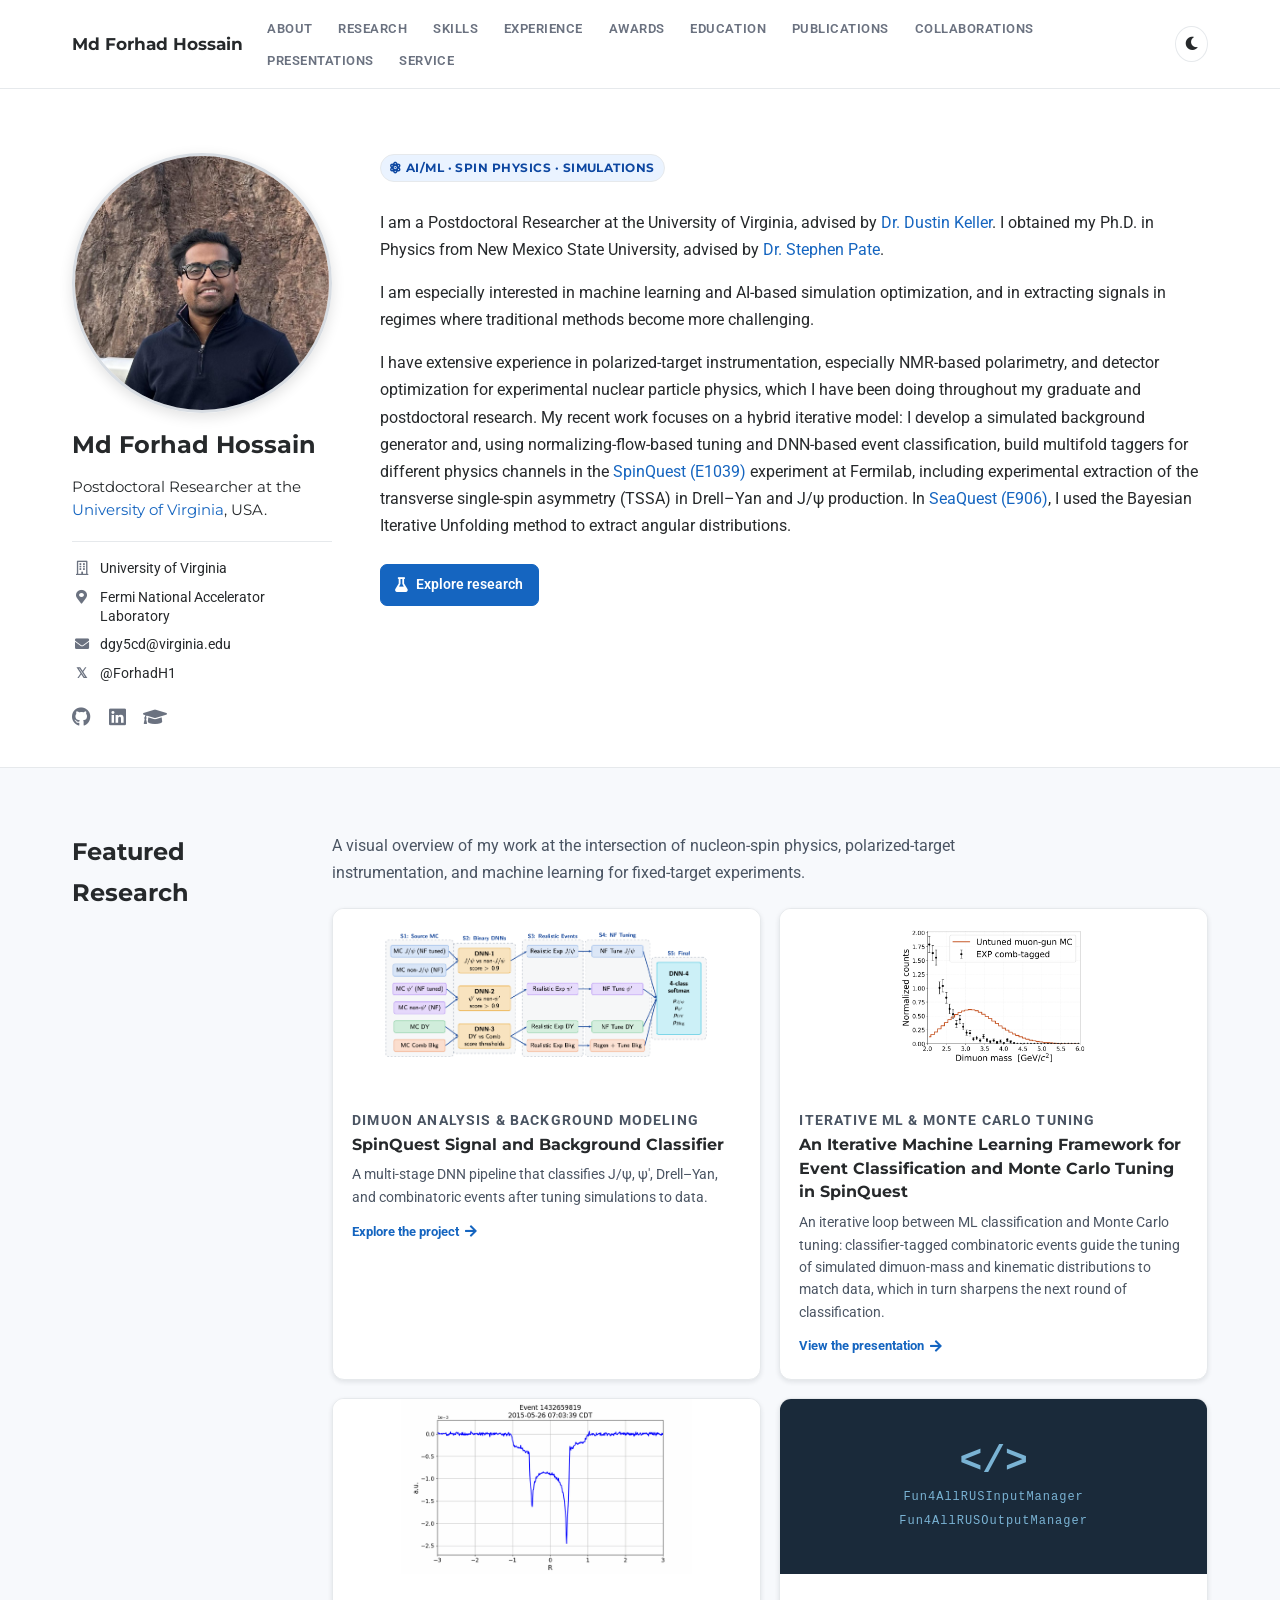
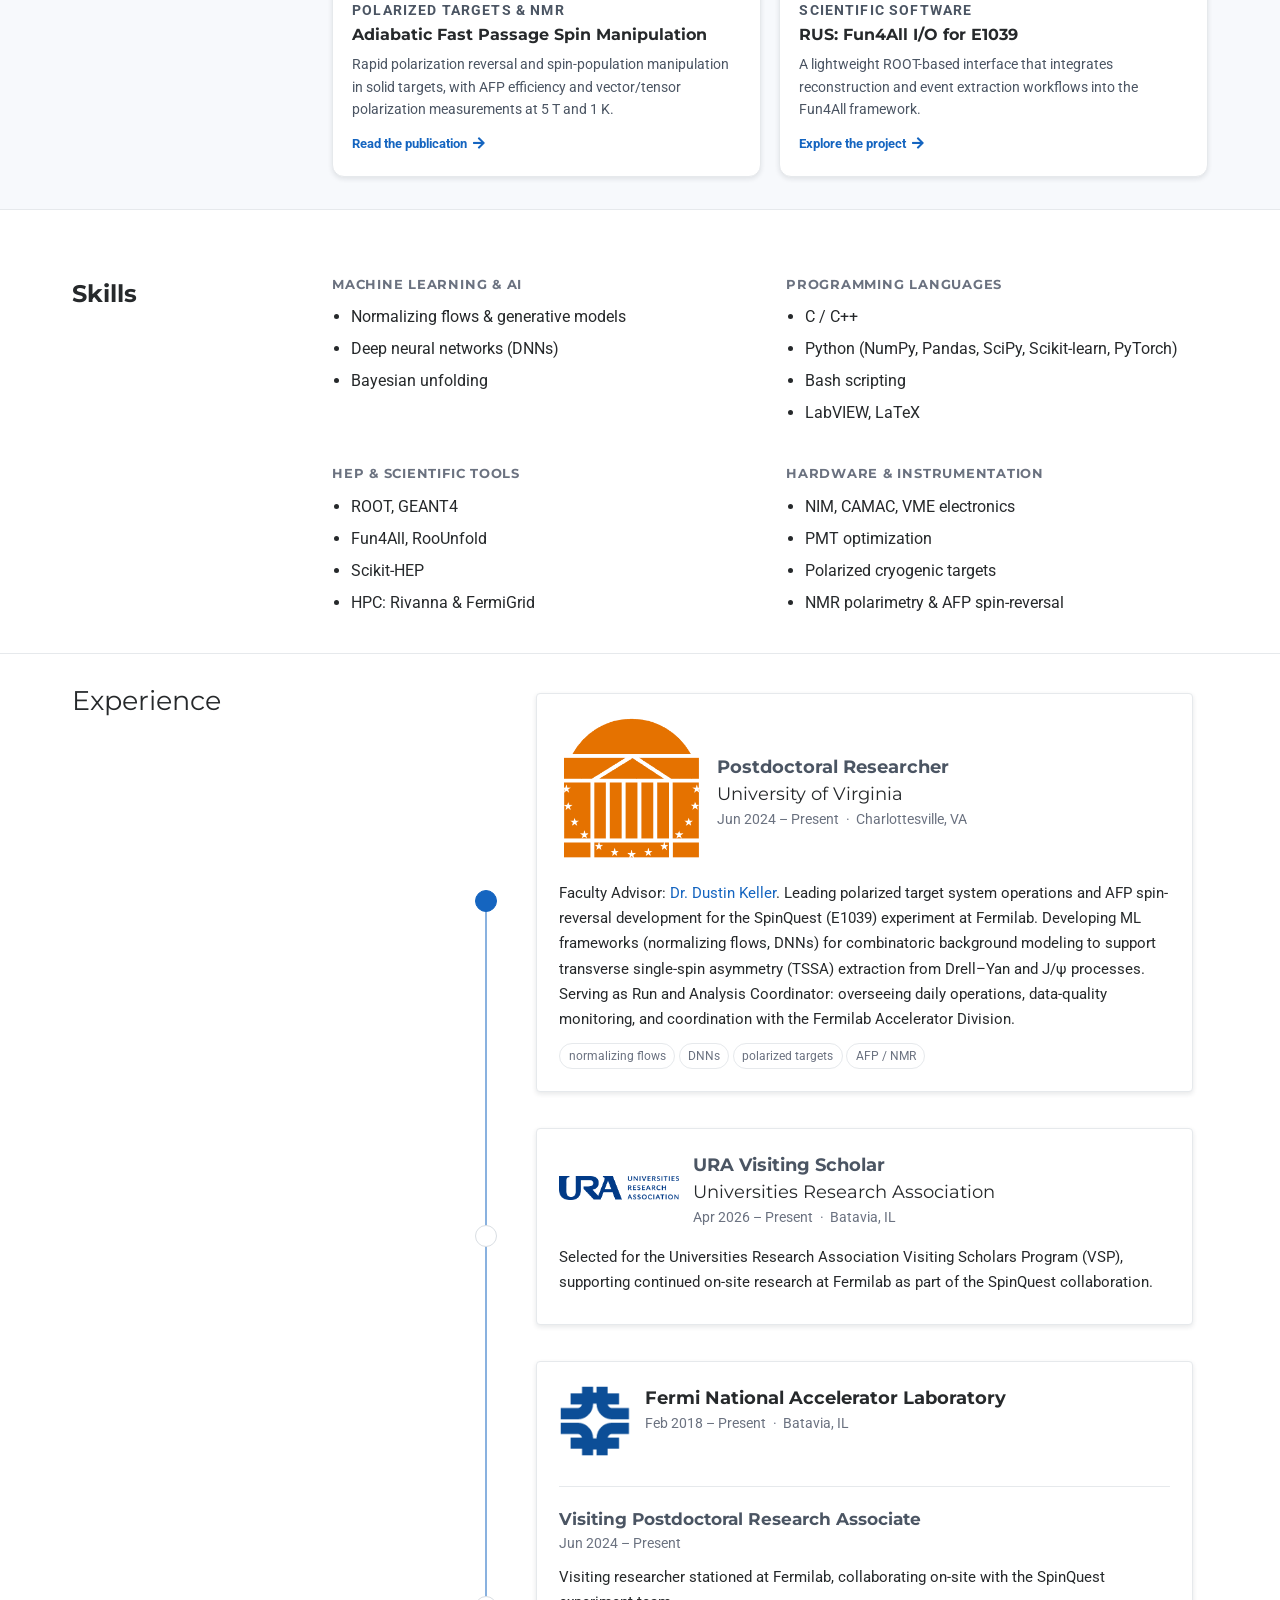
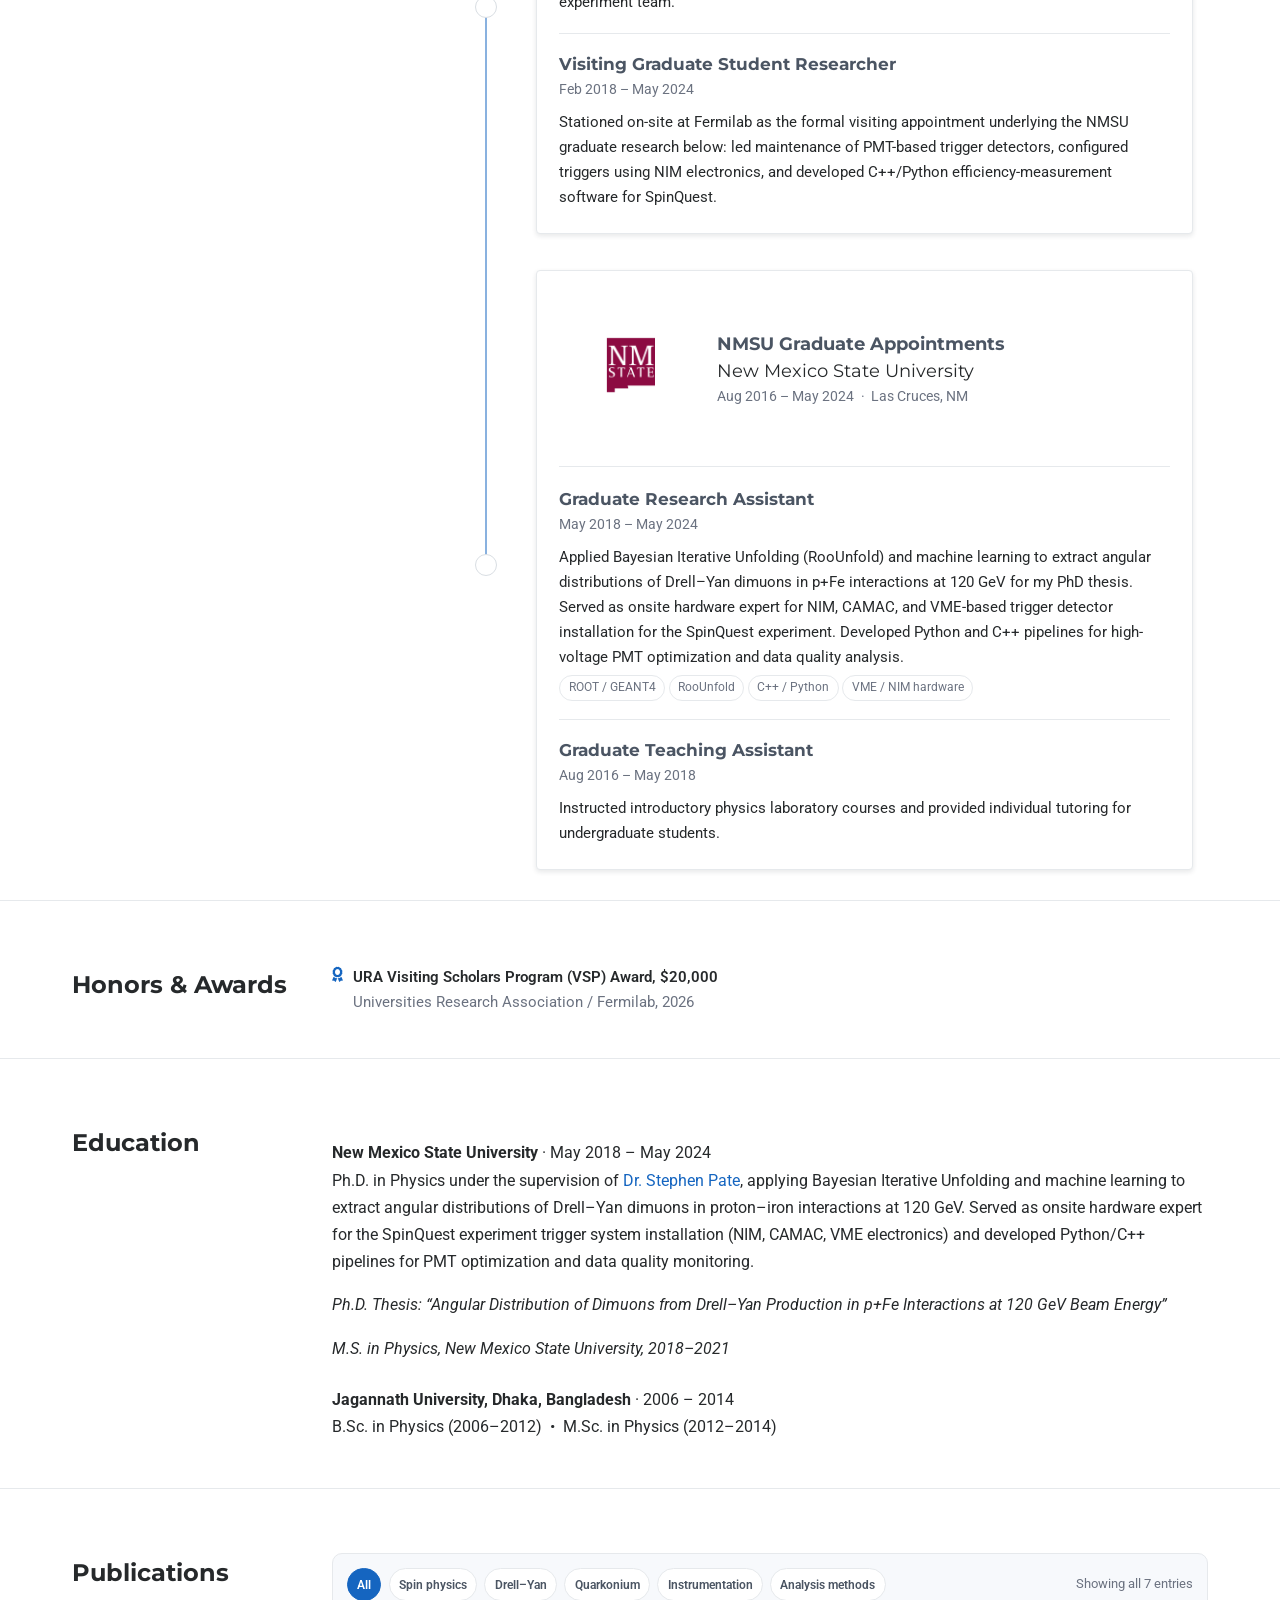
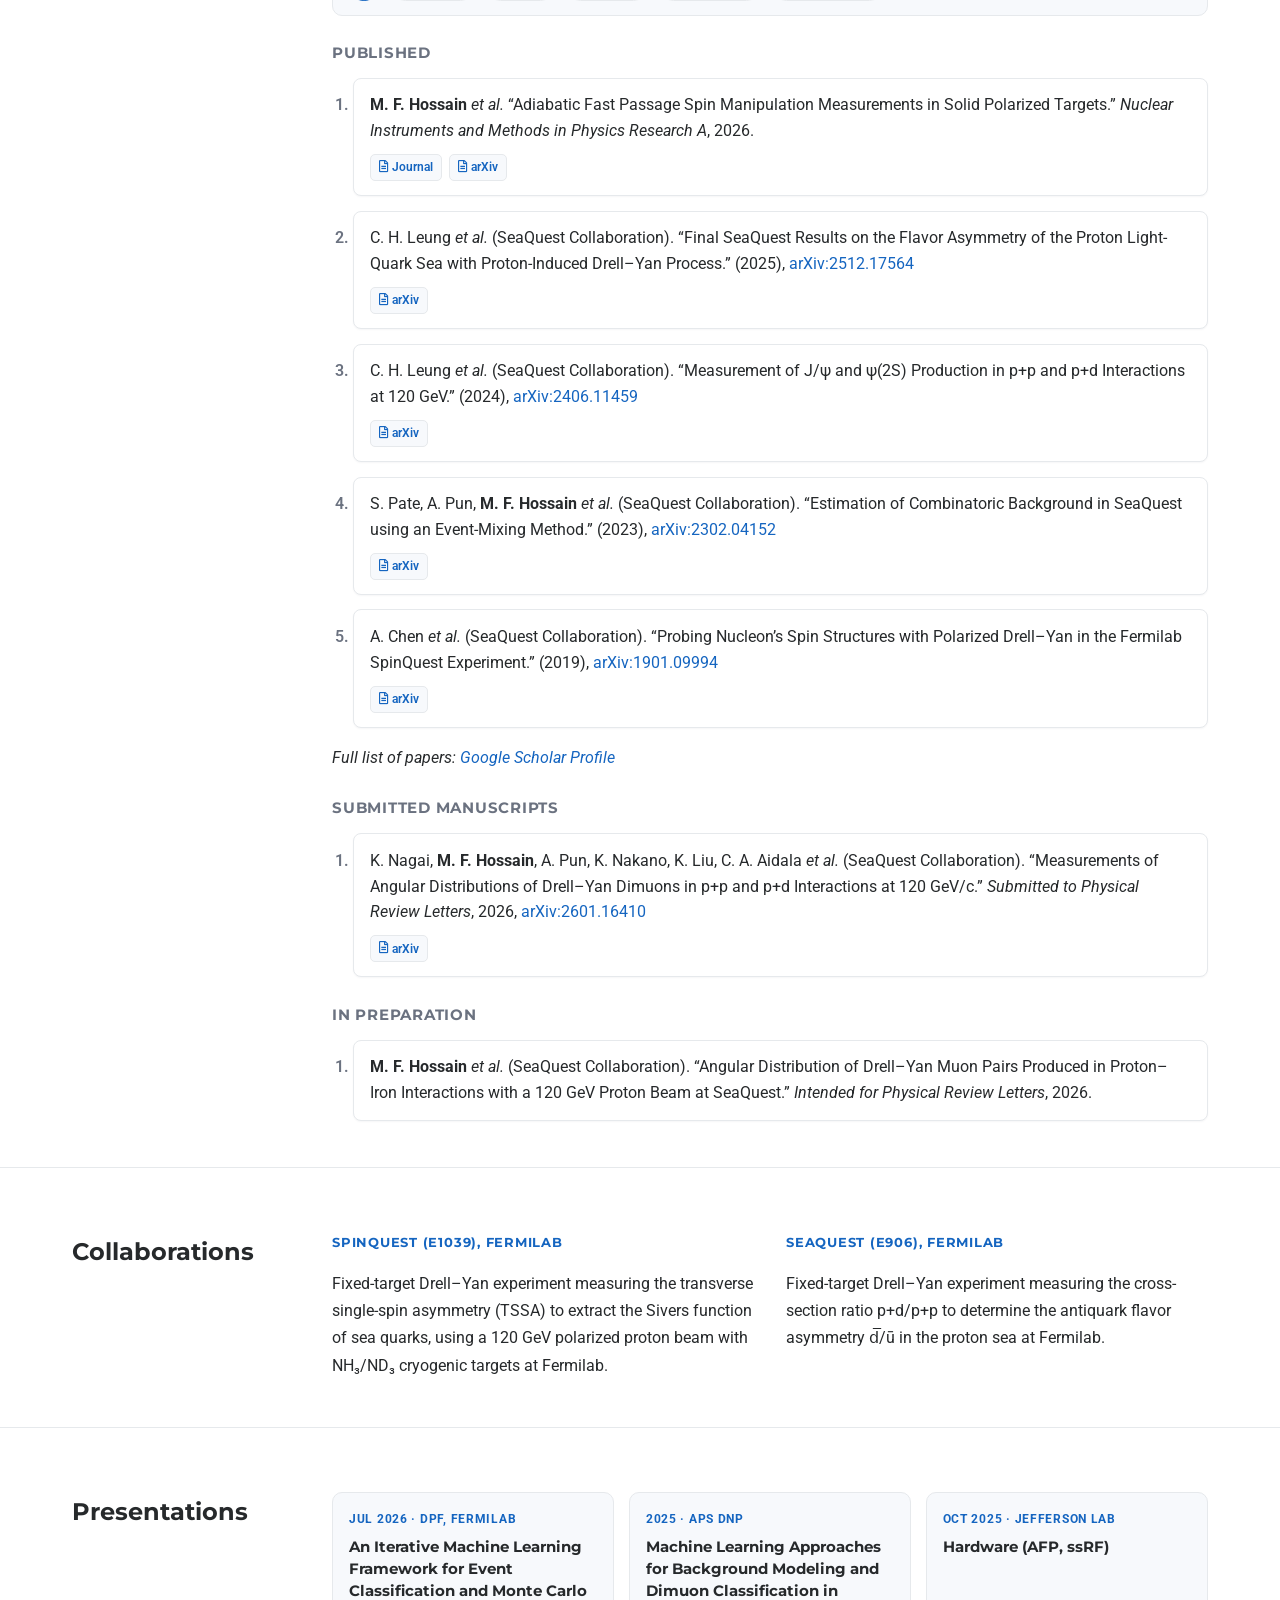
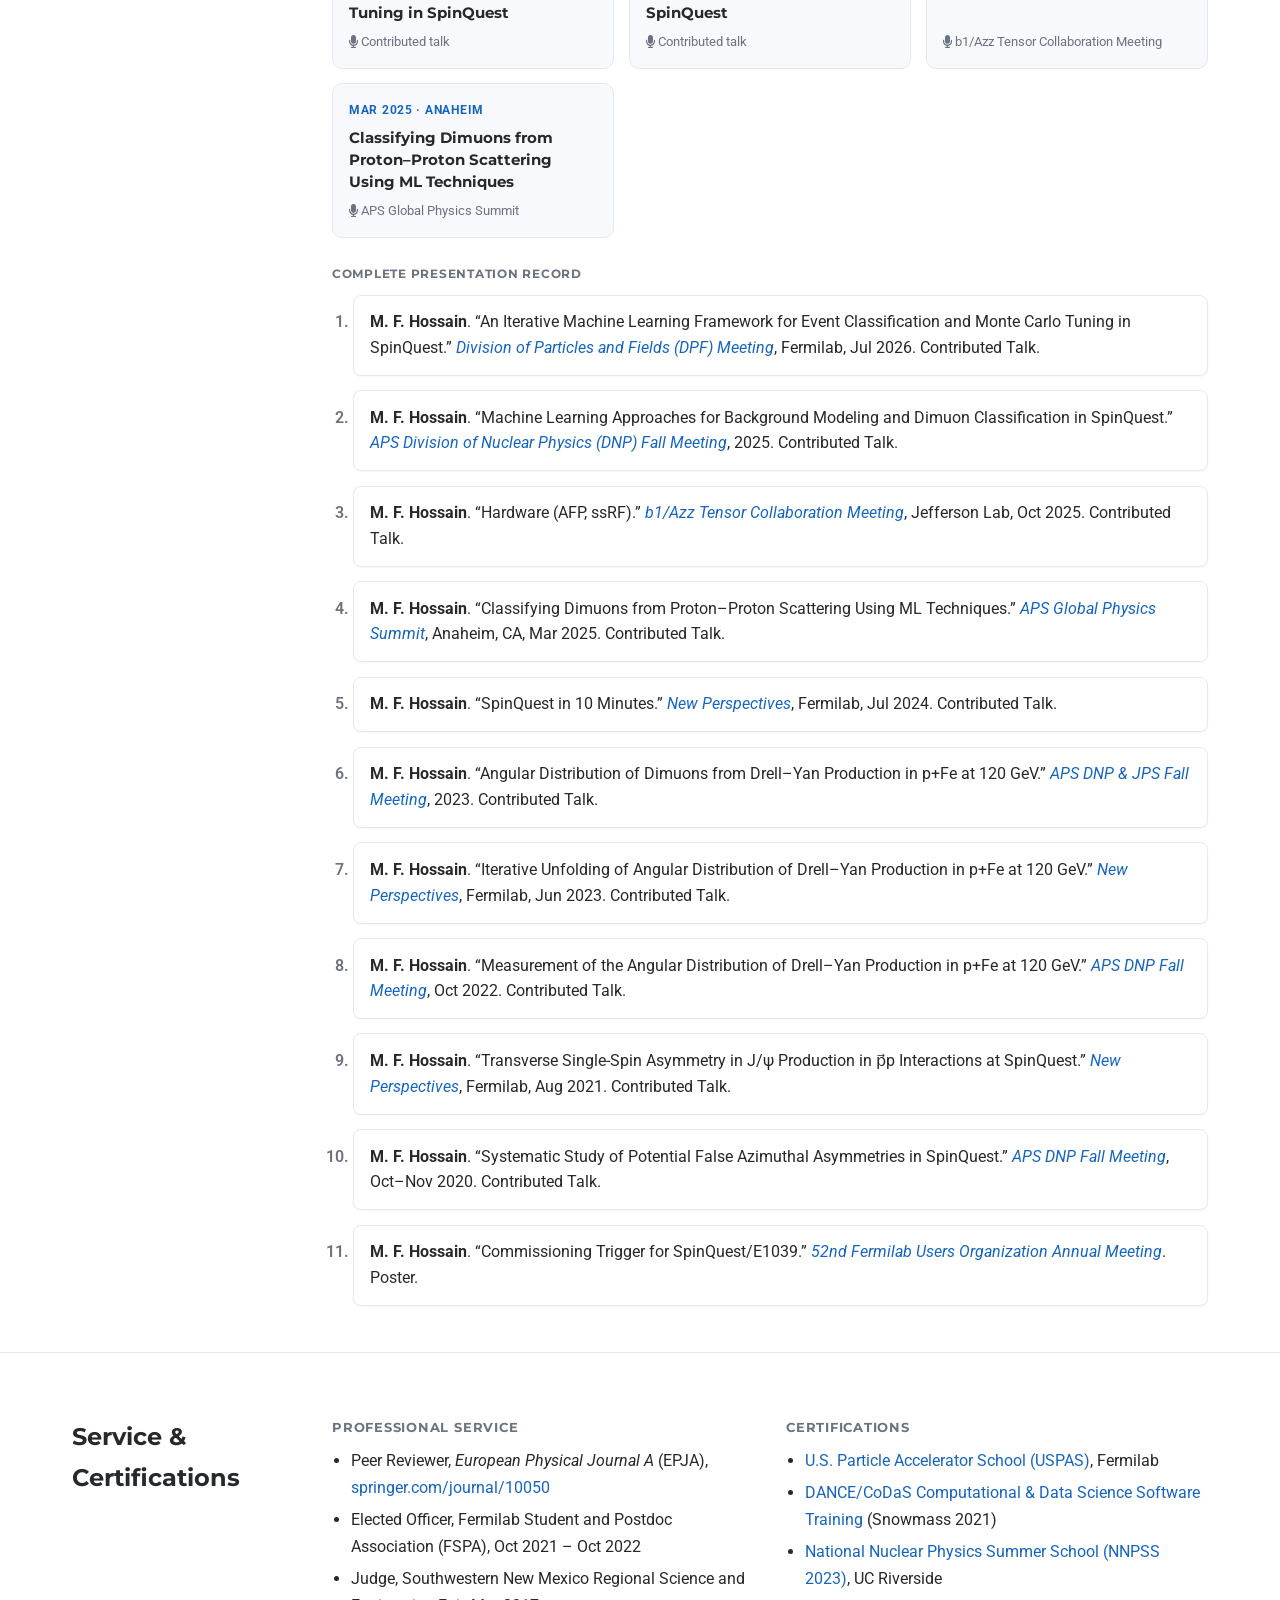
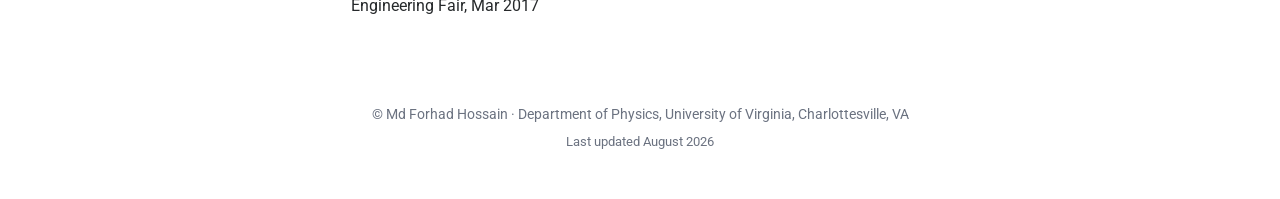
<file: index.html>
<!doctype html>
<html lang="en">
<head>
	<meta charset="utf-8" />
	<title>Md Forhad Hossain</title>
	<meta name="viewport" content="width=device-width, initial-scale=1" />
	<meta name="description" content="Md Forhad Hossain, Postdoctoral Researcher, University of Virginia" />
	<meta name="theme-color" content="#ffffff" />
	<link rel="stylesheet" href="assets/css/fontawesome-all.min.css" />
	<link rel="preconnect" href="https://fonts.gstatic.com" crossorigin />
	<link rel="stylesheet" href="https://fonts.googleapis.com/css2?family=Montserrat:wght@400;600;700&amp;family=Roboto:wght@400;500;700&amp;display=swap" />
	<script>
		(function () {
			try {
				var savedTheme = localStorage.getItem('portfolio-theme');
				if (savedTheme === 'dark') {
					document.documentElement.setAttribute('data-theme', 'dark');
				}
			} catch (error) {}
		})();
	</script>
	<style>
		:root {
			--accent: #1565c0;
			--accent-strong: #0d47a1;
			--accent-soft: #eaf3ff;
			--text: #26292b;
			--text-soft: #4b5563;
			--muted: #6b7280;
			--border: #e6e9ec;
			--bg: #ffffff;
			--surface: #ffffff;
			--surface-alt: #f7f9fc;
			--nav-bg: rgba(255, 255, 255, 0.96);
			--shadow: 0 12px 32px rgba(20, 30, 40, 0.09);
			--shadow-small: 0 2px 5px rgba(20, 30, 40, 0.1);
			--button-text: #ffffff;
			color-scheme: light;
		}
		html[data-theme="dark"] {
			--accent: #7db7ff;
			--accent-strong: #acd1ff;
			--accent-soft: #132b48;
			--text: #edf3fb;
			--text-soft: #c3cedb;
			--muted: #9eabb9;
			--border: #2b3745;
			--bg: #0c1219;
			--surface: #121b25;
			--surface-alt: #17222e;
			--nav-bg: rgba(12, 18, 25, 0.94);
			--shadow: 0 12px 34px rgba(0, 0, 0, 0.28);
			--shadow-small: 0 2px 7px rgba(0, 0, 0, 0.26);
			--button-text: #07111c;
			color-scheme: dark;
		}
		* { box-sizing: border-box; }
		html { scroll-behavior: smooth; }
		body {
			margin: 0;
			font-family: 'Roboto', Helvetica, Arial, sans-serif;
			color: var(--text);
			background: var(--bg);
			line-height: 1.7;
			font-size: 16px;
		}
		h1, h2, h3, .brand {
			font-family: 'Montserrat', Helvetica, Arial, sans-serif;
		}
		a { color: var(--accent); text-decoration: none; }
		a:hover { text-decoration: underline; }

		.container {
			max-width: 1200px;
			margin: 0 auto;
			padding: 0 2em;
		}

		/* Sticky top nav */
		#navbar {
			position: sticky;
			top: 0;
			z-index: 1000;
			background: var(--nav-bg);
			backdrop-filter: blur(6px);
			border-bottom: 1px solid var(--border);
		}
		#navbar .container {
			display: flex;
			align-items: center;
			justify-content: space-between;
			padding-top: 0.9em;
			padding-bottom: 0.9em;
			flex-wrap: wrap;
			gap: 0.5em 1.5em;
		}
		#navbar .brand {
			font-weight: 700;
			font-size: 1.05em;
			color: var(--text);
		}
		#navbar .brand:hover { text-decoration: none; color: var(--accent); }
		#navbar ul {
			list-style: none;
			display: flex;
			flex-wrap: wrap;
			gap: 0.3em 1.6em;
			margin: 0;
			padding: 0;
		}
		#navbar a.nav-link {
			color: var(--muted);
			font-size: 0.82em;
			font-weight: 600;
			letter-spacing: 0.04em;
			text-transform: uppercase;
		}
		#navbar a.nav-link:hover { color: var(--accent); text-decoration: none; }
		.nav-actions {
			display: flex;
			align-items: center;
			justify-content: flex-end;
			flex: 1 1 720px;
			min-width: 0;
			gap: 0.55em;
		}
		@media (max-width: 1040px) {
			.nav-actions { flex-basis: 100%; justify-content: space-between; align-items: center; flex-wrap: nowrap; }
			#navbar ul {
				flex-wrap: nowrap;
				overflow-x: auto;
				-webkit-overflow-scrolling: touch;
				scrollbar-width: none;
				gap: 0.25em 1.15em;
				padding-bottom: 2px;
				mask-image: linear-gradient(to right, transparent, #000 12px, #000 calc(100% - 24px), transparent);
			}
			#navbar ul::-webkit-scrollbar { display: none; }
			#navbar a.nav-link { white-space: nowrap; }
			.theme-toggle { flex-shrink: 0; }
		}

		.theme-toggle {
			display: inline-flex;
			align-items: center;
			justify-content: center;
			width: 36px;
			height: 36px;
			padding: 0;
			border: 1px solid var(--border);
			border-radius: 50%;
			color: var(--text);
			background: var(--surface);
			cursor: pointer;
			transition: color 160ms ease, border-color 160ms ease, transform 160ms ease;
		}
		.theme-toggle:hover { color: var(--accent); border-color: var(--accent); transform: translateY(-1px); }
		.theme-toggle:focus-visible,
		.button:focus-visible,
		.filter-button:focus-visible {
			outline: 3px solid color-mix(in srgb, var(--accent) 35%, transparent);
			outline-offset: 2px;
		}

		/* Section rhythm */
		section {
			padding: 6em 0 4em 0;
			border-top: 1px solid var(--border);
			scroll-margin-top: 72px;
		}
		section:first-of-type { border-top: 0; }
		@media screen and (max-width: 1680px) {
			section { padding: 5em 0 3em 0; }
		}
		@media screen and (max-width: 1280px) {
			section { padding: 4em 0 2em 0; }
		}
		@media screen and (max-width: 900px) {
			section { padding: 3em 0 1.5em 0; }
		}
		@media (max-width: 1040px) {
			section { scroll-margin-top: 108px; }
		}
		.section-grid {
			display: grid;
			grid-template-columns: 220px 1fr;
			gap: 2.5em;
		}
		.section-grid h2.heading {
			font-size: 1.5em;
			margin: 0;
			color: var(--text);
		}
		@media (max-width: 720px) {
			.section-grid { grid-template-columns: 1fr; gap: 0.8em; }
		}

		/* Profile card: now lives in the About section, next to the intro text */
		.about-layout {
			display: grid;
			grid-template-columns: 260px minmax(0, 1fr);
			gap: 3em;
			align-items: start;
		}
		.about-layout .profile-panel { min-width: 0; }
		.about-layout img.avatar {
			width: 100%;
			max-width: 260px;
			height: 260px;
			border-radius: 50%;
			border: 3px solid #d8dde3;
			object-fit: cover;
			display: block;
			box-shadow: 0 4px 14px rgba(0, 0, 0, 0.12);
		}
		.about-layout .profile-heading {
			margin-top: 1.1em;
		}
		.about-layout h1.name {
			font-size: 1.5em;
			line-height: 1.2;
			margin: 0;
		}
		.about-layout .profile-role {
			margin: 1em 0 0;
			font-family: 'Montserrat', Helvetica, Arial, sans-serif;
			font-size: 0.95em;
			font-weight: 400;
			line-height: 1.55;
		}
		.about-layout .profile-details {
			list-style: none;
			margin: 1.2em 0 0;
			padding: 1.1em 0 0;
			border-top: 1px solid var(--border);
		}
		.about-layout .profile-details li {
			display: grid;
			grid-template-columns: 1.4em minmax(0, 1fr);
			gap: 0.6em;
			align-items: start;
			margin-bottom: 0.6em;
			line-height: 1.4;
			font-size: 0.88em;
		}
		.about-layout .profile-details i,
		.about-layout .profile-x-mark {
			color: var(--muted);
			font-size: 1em;
			line-height: 1.4;
			text-align: center;
		}
		.about-layout .profile-details a { color: var(--text); }
		.about-layout .profile-details a:hover { color: var(--accent); }
		.about-layout .profile-x-mark {
			font-family: Arial, sans-serif;
			font-weight: 600;
		}
		.about-layout .icons {
			display: flex;
			gap: 1.1em;
			margin: 1.2em 0 0;
		}
		.about-layout .icons a { color: var(--muted); font-size: 1.2em; }
		.about-layout .icons a:hover { color: var(--accent); }
		@media (max-width: 800px) {
			.about-layout { grid-template-columns: 1fr; gap: 2em; }
			.about-layout .profile-panel { width: 100%; max-width: 400px; margin: 0 auto; text-align: center; }
			.about-layout img.avatar { margin: 0 auto; }
			.about-layout .profile-details { text-align: left; }
		}
		.hero-kicker {
			display: inline-flex;
			align-items: center;
			gap: 0.45em;
			margin: 0 0 0.9em;
			padding: 0.25em 0.75em;
			border: 1px solid var(--border);
			border-radius: 999px;
			color: var(--accent-strong);
			background: var(--accent-soft);
			font-family: 'Montserrat', Helvetica, Arial, sans-serif;
			font-size: 0.74em;
			font-weight: 700;
			letter-spacing: 0.04em;
			text-transform: uppercase;
		}
		.hero-actions {
			display: flex;
			flex-wrap: wrap;
			gap: 0.7em;
			margin: 1.5em 0 0;
		}
		.button {
			display: inline-flex;
			align-items: center;
			justify-content: center;
			gap: 0.55em;
			min-height: 42px;
			padding: 0.55em 1em;
			border: 1px solid var(--accent);
			border-radius: 7px;
			font: inherit;
			font-size: 0.9em;
			font-weight: 600;
			color: var(--button-text);
			background: var(--accent);
			cursor: pointer;
			transition: transform 160ms ease, box-shadow 160ms ease, background 160ms ease;
		}
		.button:hover { text-decoration: none; transform: translateY(-1px); box-shadow: var(--shadow-small); }
		.button.secondary { color: var(--text); background: transparent; border-color: var(--border); }
		.button.secondary:hover { color: var(--accent); border-color: var(--accent); }
		.edu-mini {
			list-style: none;
			margin: 1.5em 0 0 0;
			padding: 0;
		}
		.edu-mini li {
			display: flex;
			gap: 0.7em;
			margin-bottom: 0.8em;
			font-size: 0.92em;
		}
		.edu-mini i { color: var(--accent); margin-top: 0.25em; }
		.edu-mini .course { font-weight: 600; margin: 0; }
		.edu-mini .inst { color: var(--muted); margin: 0; }

		/* Experience: compact academic timeline inspired by ffathena.github.io */
		#experience {
			padding: 30px 0;
			scroll-margin-top: 70px;
		}
		#experience .section-grid {
			grid-template-columns: minmax(0, 1fr) minmax(0, 2fr);
			gap: 0;
			align-items: start;
		}
		#experience .heading {
			font-size: 27px;
			font-weight: 400;
			line-height: 1.25;
			color: var(--text);
		}
		.experience-item {
			display: grid;
			grid-template-columns: 70px minmax(0, 1fr);
			position: relative;
		}
		.experience-rail {
			position: relative;
			min-height: 100%;
		}
		.experience-rail::before,
		.experience-rail::after {
			content: "";
			position: absolute;
			left: 50%;
			width: 1px;
			height: 50%;
			background: var(--accent);
			transform: translateX(-50%);
		}
		.experience-rail::before { top: 0; }
		.experience-rail::after { top: 50%; }
		.experience-item:first-child .experience-rail::before,
		.experience-item:last-child .experience-rail::after {
			display: none;
		}
		.experience-dot {
			position: absolute;
			top: 50%;
			left: 50%;
			z-index: 1;
			width: 22px;
			height: 22px;
			border: 1px solid #d9dee3;
			border-radius: 50%;
			background: var(--surface);
			transform: translate(-50%, -50%);
		}
		.experience-dot.filled {
			border-color: var(--accent);
			background: var(--accent);
		}
		.experience-card {
			min-width: 0;
			margin: 9px 15px 27px;
			padding: 22.5px;
			border: 1px solid var(--border);
			border-radius: 4px;
			background: var(--surface);
			box-shadow: var(--shadow-small);
		}
		.experience-item:last-child .experience-card {
			margin-bottom: 0;
		}
		.experience-card-head {
			display: flex;
			align-items: flex-start;
		}
		.experience-card-head.center-logo {
			align-items: center;
		}
		.experience-logo-link {
			display: flex;
			align-items: center;
			justify-content: center;
			width: 72px;
			height: 72px;
			min-height: 72px;
			margin: 0 14px 9px 0;
			flex: 0 0 72px;
		}
		.experience-logo {
			display: block;
			width: auto;
			height: auto;
			max-width: 72px;
			max-height: 72px;
			object-fit: contain;
		}
		.experience-logo-link.compact-logo-link {
			justify-content: flex-start;
			overflow: hidden;
		}
		.experience-logo.compact-logo {
			width: auto;
			height: 72px;
			max-width: none;
			max-height: none;
			flex: none;
		}
		.experience-logo-link.large-logo-link {
			width: 144px;
			height: 144px;
			min-height: 144px;
			flex: 0 0 144px;
		}
		.experience-logo.large-logo {
			max-width: 144px;
			max-height: 144px;
		}
		.experience-logo-link.experience-ura-logo-link {
			width: 120px;
			flex-basis: 120px;
			justify-content: flex-start;
		}
		.experience-logo.experience-ura-logo {
			width: 120px;
			max-width: 120px;
			max-height: 42px;
		}
		.experience-summary { min-width: 0; }
		.experience-title,
		.experience-company {
			margin: 0;
			font-family: 'Montserrat', Helvetica, Arial, sans-serif;
			font-size: 18px;
			line-height: 1.5;
		}
		.experience-title {
			font-weight: 700;
			color: var(--text-soft);
		}
		.experience-company { font-weight: 400; }
		.experience-company.primary { font-weight: 700; color: var(--text-soft); }
		.experience-company a { color: var(--text); }
		.experience-meta {
			margin: 0;
			color: var(--muted);
			font-size: 14.4px;
			line-height: 1.65;
		}
		.middot-divider {
			padding: 0 0.45em;
		}
		.experience-description {
			margin: 0.8em 0 0.45em;
			font-size: 0.95em;
			line-height: 1.65;
		}
		.experience-role-list {
			margin-top: 1.25em;
			padding-top: 1.25em;
			border-top: 1px solid var(--border);
		}
		.experience-role + .experience-role {
			margin-top: 1.15em;
			padding-top: 1.15em;
			border-top: 1px solid var(--border);
		}
		.experience-role-title {
			margin: 0;
			font-family: 'Montserrat', Helvetica, Arial, sans-serif;
			font-size: 17px;
			font-weight: 700;
			line-height: 1.5;
			color: var(--text-soft);
		}
		.experience-role .experience-description {
			margin: 0.55em 0 0;
		}
		.experience-card .tag { margin-top: 0.35em; }
		@media (max-width: 720px) {
			#experience { scroll-margin-top: 170px; }
			#experience .section-grid {
				grid-template-columns: 1fr;
				gap: 0.8em;
			}
			#experience .heading { text-align: center; }
			.experience-item { grid-template-columns: 1fr; }
			.experience-rail { display: none; }
			.experience-card { margin: 8px 0 18px; }
		}
		@media (max-width: 480px) {
			.experience-card { padding: 18px; }
			.experience-logo-link {
				width: 60px;
				height: 60px;
				min-height: 60px;
				margin-right: 12px;
				flex-basis: 60px;
			}
			.experience-logo {
				max-width: 60px;
				max-height: 60px;
			}
			.experience-logo.compact-logo { height: 60px; }
			.experience-logo-link.large-logo-link {
				width: 100px;
				height: 100px;
				min-height: 100px;
				flex-basis: 100px;
			}
			.experience-logo.large-logo {
				max-width: 100px;
				max-height: 100px;
			}
			.experience-logo-link.experience-ura-logo-link {
				width: 110px;
				flex-basis: 110px;
			}
			.experience-logo.experience-ura-logo {
				width: 110px;
				max-width: 110px;
			}
			.experience-title,
			.experience-company { font-size: 16px; }
		}
		.tag {
			display: inline-block;
			font-size: 0.75em;
			color: var(--muted);
			border: 1px solid var(--border);
			border-radius: 999px;
			padding: 0.15em 0.7em;
			margin: 0.2em 0.3em 0 0;
		}

		/* Featured research */
		#featured-research { background: var(--surface-alt); }
		.research-intro {
			max-width: 720px;
			margin: 0 0 1.35em;
			color: var(--text-soft);
		}
		.research-grid {
			display: grid;
			grid-template-columns: repeat(2, minmax(0, 1fr));
			gap: 1.15em;
		}
		.research-card {
			display: flex;
			min-width: 0;
			height: 100%;
			flex-direction: column;
			overflow: hidden;
			border: 1px solid var(--border);
			border-radius: 12px;
			color: var(--text);
			background: var(--surface);
			box-shadow: var(--shadow-small);
			transition: transform 180ms ease, box-shadow 180ms ease, border-color 180ms ease;
		}
		.research-card:hover {
			transform: translateY(-3px);
			border-color: color-mix(in srgb, var(--accent) 50%, var(--border));
			box-shadow: var(--shadow);
			text-decoration: none;
		}
		.research-visual {
			position: relative;
			height: 175px;
			overflow: hidden;
			background: #e9eef5;
		}
		.research-visual img {
			display: block;
			width: 100%;
			height: 100%;
			object-fit: cover;
			transition: transform 240ms ease;
		}
		.research-card:hover .research-visual img { transform: scale(1.025); }
		.research-visual.contain img { object-fit: contain; padding: 1.2em; background: #fff; }
		.research-visual.afp-visual img { object-fit: contain; background: #fff; }
		.research-visual.rus-visual {
			display: flex;
			align-items: center;
			justify-content: center;
			flex-direction: column;
			gap: 8px;
			padding: 1em;
			color: #7ab3d4;
			background: #1a2a3a;
			text-align: center;
		}
		.rus-code-icon {
			font-family: ui-monospace, SFMono-Regular, Menlo, Monaco, Consolas, monospace;
			font-size: 38px;
			font-weight: 700;
			line-height: 1;
		}
		.rus-manager {
			font-family: ui-monospace, SFMono-Regular, Menlo, Monaco, Consolas, monospace;
			font-size: 12px;
			letter-spacing: 1px;
			line-height: 1.4;
		}
		.research-content { padding: 1.15em 1.2em 1.25em; }
		.research-eyebrow {
			margin: 0 0 0.3em;
			color: var(--accent);
			font-size: 0.72em;
			font-weight: 700;
			letter-spacing: 0.08em;
			text-transform: uppercase;
		}
		.research-card h3 { margin: 0; font-size: 1.03em; line-height: 1.45; }
		.research-card p { margin: 0.55em 0 0; color: var(--text-soft); font-size: 0.9em; line-height: 1.55; }
		.research-link {
			display: inline-flex;
			align-items: center;
			gap: 0.4em;
			margin-top: 0.85em;
			color: var(--accent);
			font-size: 0.84em;
			font-weight: 700;
		}
		@media (max-width: 900px) {
			.research-grid { grid-template-columns: 1fr; }
			.research-card { display: grid; grid-template-columns: minmax(160px, 34%) 1fr; }
			.research-visual { height: 100%; min-height: 190px; }
		}
		@media (max-width: 560px) {
			.research-card { display: flex; }
			.research-visual { height: 175px; min-height: 0; }
		}

		/* Skills / collaborations simple columns */
		.col-list h3.subheading {
			text-transform: uppercase;
			font-size: 0.8em;
			letter-spacing: 0.06em;
			color: var(--muted);
			margin: 0 0 0.6em 0;
		}
		.two-col {
			display: grid;
			grid-template-columns: 1fr 1fr;
			gap: 2em;
		}
		@media (max-width: 720px) {
			.two-col { grid-template-columns: 1fr; }
		}
		.col-list ul { margin: 0; padding-left: 1.2em; }
		.col-list li { margin-bottom: 0.3em; }

		/* Publications / presentations lists */
		ol.pub-list { padding-left: 1.3em; margin: 0; }
		ol.pub-list li {
			margin-bottom: 0.9em;
			padding: 0.85em 1em 0.9em;
			border: 1px solid var(--border);
			border-radius: 8px;
			line-height: 1.6;
			background: var(--surface);
			box-shadow: 0 1px 2px rgba(20, 30, 40, 0.04);
		}
		ol.pub-list li::marker { color: var(--muted); font-weight: 600; }
		ol.pub-list li[hidden] { display: none; }
		h3.pub-group {
			font-size: 0.95em;
			text-transform: uppercase;
			letter-spacing: 0.05em;
			color: var(--muted);
			margin: 1.6em 0 0.8em 0;
		}
		h3.pub-group:first-child { margin-top: 0; }
		.publication-tools {
			display: flex;
			flex-wrap: wrap;
			align-items: center;
			justify-content: space-between;
			gap: 0.8em;
			margin: 0 0 1.4em;
			padding: 0.85em;
			border: 1px solid var(--border);
			border-radius: 10px;
			background: var(--surface-alt);
		}
		.filter-group { display: flex; flex-wrap: wrap; gap: 0.45em; }
		.filter-button {
			padding: 0.4em 0.75em;
			border: 1px solid var(--border);
			border-radius: 999px;
			color: var(--text-soft);
			background: var(--surface);
			font: inherit;
			font-size: 0.78em;
			font-weight: 600;
			cursor: pointer;
		}
		.filter-button:hover,
		.filter-button[aria-pressed="true"] { color: var(--button-text); border-color: var(--accent); background: var(--accent); }
		.publication-count { color: var(--muted); font-size: 0.82em; white-space: nowrap; }
		.pub-actions { display: flex; flex-wrap: wrap; gap: 0.45em; margin-top: 0.65em; }
		.pub-action {
			display: inline-flex;
			align-items: center;
			gap: 0.35em;
			padding: 0.2em 0.62em;
			border: 1px solid var(--border);
			border-radius: 5px;
			font-size: 0.78em;
			font-weight: 600;
			color: var(--accent);
			background: var(--surface-alt);
		}
		.pub-action:hover { border-color: var(--accent); text-decoration: none; }

		/* Featured presentations */
		.talk-grid {
			display: grid;
			grid-template-columns: repeat(3, minmax(0, 1fr));
			gap: 0.9em;
			margin-bottom: 1.6em;
		}
		.talk-card {
			display: flex;
			min-width: 0;
			flex-direction: column;
			padding: 1em;
			border: 1px solid var(--border);
			border-radius: 10px;
			color: var(--text);
			background: var(--surface-alt);
		}
		.talk-card:hover { border-color: var(--accent); text-decoration: none; }
		.talk-date { color: var(--accent); font-size: 0.75em; font-weight: 700; letter-spacing: 0.06em; text-transform: uppercase; }
		.talk-card h3 { margin: 0.45em 0 0; font-size: 0.92em; line-height: 1.5; }
		.talk-card p { margin: auto 0 0; padding-top: 0.7em; color: var(--muted); font-size: 0.8em; line-height: 1.45; }
		.talk-list-heading { margin: 0 0 0.8em; color: var(--muted); font-size: 0.78em; letter-spacing: 0.06em; text-transform: uppercase; }
		@media (max-width: 850px) { .talk-grid { grid-template-columns: 1fr; } }

		footer {
			padding: 3em 0;
			text-align: center;
			color: var(--muted);
			font-size: 0.9em;
		}
		footer p { margin: 0.25em 0; }
		.last-updated { font-size: 0.88em; }

		@media (prefers-reduced-motion: reduce) {
			html { scroll-behavior: auto; }
			*, *::before, *::after { transition-duration: 0.01ms !important; animation-duration: 0.01ms !important; }
		}
		@media print {
			:root, html[data-theme="dark"] {
				--text: #111;
				--text-soft: #333;
				--muted: #555;
				--border: #d8d8d8;
				--bg: #fff;
				--surface: #fff;
				--surface-alt: #fff;
			}
			#navbar, .hero-actions, .publication-tools { display: none !important; }
			section { padding: 1.4em 0; break-inside: avoid; }
			.research-card, .experience-card, ol.pub-list li, .talk-card { box-shadow: none; }
			a { color: inherit; }
		}
	</style>
</head>
<body>

	<nav id="navbar">
		<div class="container">
			<a href="#about" class="brand">Md Forhad Hossain</a>
			<div class="nav-actions">
				<ul>
					<li><a class="nav-link" href="#about">About</a></li>
					<li><a class="nav-link" href="#featured-research">Research</a></li>
					<li><a class="nav-link" href="#skills">Skills</a></li>
					<li><a class="nav-link" href="#experience">Experience</a></li>
					<li><a class="nav-link" href="#awards">Awards</a></li>
					<li><a class="nav-link" href="#education">Education</a></li>
					<li><a class="nav-link" href="#publications">Publications</a></li>
					<li><a class="nav-link" href="#collaborations">Collaborations</a></li>
					<li><a class="nav-link" href="#presentations">Presentations</a></li>
					<li><a class="nav-link" href="#service">Service</a></li>
				</ul>
				<button class="theme-toggle" id="theme-toggle" type="button" aria-label="Switch to dark mode" aria-pressed="false"><i class="fas fa-moon" aria-hidden="true"></i></button>
			</div>
		</div>
	</nav>

	<!-- About -->
	<section id="about">
		<div class="container about-layout">
			<aside class="profile-panel" aria-label="Profile">
					<img class="avatar" src="images/your_photo_avatar.jpg" alt="Md Forhad Hossain" />
					<div class="profile-heading">
						<h1 class="name">Md Forhad Hossain</h1>
					</div>
					<p class="profile-role">Postdoctoral Researcher at the <a href="https://www.virginia.edu/" target="_blank" rel="noopener noreferrer">University of Virginia</a>, USA.</p>
					<ul class="profile-details">
						<li><i class="far fa-building" aria-hidden="true"></i><a href="https://www.virginia.edu/" target="_blank" rel="noopener noreferrer">University of Virginia</a></li>
						<li><i class="fas fa-map-marker-alt" aria-hidden="true"></i><a href="https://www.fnal.gov/" target="_blank" rel="noopener noreferrer">Fermi National Accelerator Laboratory</a></li>
						<li><i class="fas fa-envelope" aria-hidden="true"></i><span id="profile-email"></span></li>
						<li><span class="profile-x-mark" aria-hidden="true">𝕏</span><a href="https://x.com/ForhadH1" target="_blank" rel="noopener noreferrer">@ForhadH1</a></li>
					</ul>
					<script>(function(){var u='dgy5cd',d='virginia'+'.'+'edu';document.getElementById('profile-email').innerHTML='<a href="mai'+'lto:'+u+'@'+d+'">'+u+'@'+d+'</a>';})();</script>
					<div class="icons">
						<a href="https://github.com/forhad-h2030" target="_blank" rel="noopener noreferrer" aria-label="github"><i class="fab fa-github"></i></a>
						<a href="https://www.linkedin.com/in/forhad-hn/" target="_blank" rel="noopener noreferrer" aria-label="linkedin"><i class="fab fa-linkedin"></i></a>
						<a href="https://scholar.google.com/citations?user=KOygUhMAAAAJ&amp;hl=en" target="_blank" rel="noopener noreferrer" aria-label="google scholar"><i class="fas fa-graduation-cap"></i></a>
					</div>
				</aside>
				<div>
					<p class="hero-kicker"><i class="fas fa-atom" aria-hidden="true"></i> AI/ML &middot; Spin Physics &middot; Simulations</p>
					<p>I am a Postdoctoral Researcher at the University of Virginia, advised by <a href="https://inspirehep.net/authors/1271066?ui-citation-summary=true" target="_blank" rel="noopener noreferrer">Dr. Dustin Keller</a>. I obtained my Ph.D. in Physics from New Mexico State University, advised by <a href="https://inspirehep.net/authors/994090" target="_blank" rel="noopener noreferrer">Dr. Stephen Pate</a>.</p>
					<p>I am especially interested in machine learning and AI-based simulation optimization, and in extracting signals in regimes where traditional methods become more challenging.</p>
					<p>I have extensive experience in polarized-target instrumentation, especially NMR-based polarimetry, and detector optimization for experimental nuclear particle physics, which I have been doing throughout my graduate and postdoctoral research. My recent work focuses on a hybrid iterative model: I develop a simulated background generator and, using normalizing-flow-based tuning and DNN-based event classification, build multifold taggers for different physics channels in the <a href="https://spinquest.fnal.gov/" target="_blank" rel="noopener noreferrer">SpinQuest (E1039)</a> experiment at Fermilab, including experimental extraction of the transverse single-spin asymmetry (TSSA) in Drell&ndash;Yan and J/&psi; production. In <a href="https://www.phy.anl.gov/mep/drell-yan/" target="_blank" rel="noopener noreferrer">SeaQuest (E906)</a>, I used the Bayesian Iterative Unfolding method to extract angular distributions.</p>
					<div class="hero-actions">
						<a class="button" href="#featured-research"><i class="fas fa-flask" aria-hidden="true"></i> Explore research</a>
					</div>
				</div>
		</div>
	</section>

	<!-- Featured Research -->
	<section id="featured-research">
		<div class="container section-grid">
			<h2 class="heading">Featured Research</h2>
			<div>
				<p class="research-intro">A visual overview of my work at the intersection of nucleon-spin physics, polarized-target instrumentation, and machine learning for fixed-target experiments.</p>
				<div class="research-grid">
					<a class="research-card" href="spinquest_bkg.html">
						<div class="research-visual contain"><img src="images/spinquest_bkg.jpg" alt="SpinQuest signal and background classification pipeline" loading="lazy" /></div>
						<div class="research-content">
							<p class="research-eyebrow">Dimuon analysis &amp; background modeling</p>
							<h3>SpinQuest Signal and Background Classifier</h3>
							<p>A multi-stage DNN pipeline that classifies J/&psi;, &psi;&prime;, Drell&ndash;Yan, and combinatoric events after tuning simulations to data.</p>
							<span class="research-link">Explore the project <i class="fas fa-arrow-right" aria-hidden="true"></i></span>
						</div>
					</a>
					<a class="research-card" href="https://indico.fnal.gov/event/72820/contributions/341259/" target="_blank" rel="noopener noreferrer">
						<div class="research-visual contain"><img src="images/comb_mass_seed_untuned_vs_exp.png" alt="Dimuon invariant mass distribution comparing untuned muon-gun Monte Carlo to experimental combinatoric-tagged events" loading="lazy" /></div>
						<div class="research-content">
							<p class="research-eyebrow">Iterative ML &amp; Monte Carlo tuning</p>
							<h3>An Iterative Machine Learning Framework for Event Classification and Monte Carlo Tuning in SpinQuest</h3>
							<p>An iterative loop between ML classification and Monte Carlo tuning: classifier-tagged combinatoric events guide the tuning of simulated dimuon-mass and kinematic distributions to match data, which in turn sharpens the next round of classification.</p>
							<span class="research-link">View the presentation <i class="fas fa-arrow-right" aria-hidden="true"></i></span>
						</div>
					</a>
					<a class="research-card" href="https://www.sciencedirect.com/science/article/abs/pii/S0168900226004961?via%3Dihub" target="_blank" rel="noopener noreferrer">
						<div class="research-visual afp-visual"><img src="images/afp-spin-manipulation.gif" alt="Animated NMR spectra from an adiabatic fast passage spin manipulation sequence" loading="lazy" /></div>
						<div class="research-content">
							<p class="research-eyebrow">Polarized targets &amp; NMR</p>
							<h3>Adiabatic Fast Passage Spin Manipulation</h3>
							<p>Rapid polarization reversal and spin-population manipulation in solid targets, with AFP efficiency and vector/tensor polarization measurements at 5 T and 1 K.</p>
							<span class="research-link">Read the publication <i class="fas fa-arrow-right" aria-hidden="true"></i></span>
						</div>
					</a>
					<a class="research-card" href="rus.html">
						<div class="research-visual rus-visual" role="img" aria-label="Fun4All RUS input and output manager code graphic">
							<span class="rus-code-icon" aria-hidden="true">&lt;/&gt;</span>
							<span class="rus-manager">Fun4AllRUSInputManager</span>
							<span class="rus-manager">Fun4AllRUSOutputManager</span>
						</div>
						<div class="research-content">
							<p class="research-eyebrow">Scientific software</p>
							<h3>RUS: Fun4All I/O for E1039</h3>
							<p>A lightweight ROOT-based interface that integrates reconstruction and event extraction workflows into the Fun4All framework.</p>
							<span class="research-link">Explore the project <i class="fas fa-arrow-right" aria-hidden="true"></i></span>
						</div>
					</a>
				</div>
			</div>
		</div>
	</section>

	<!-- Skills -->
	<section id="skills">
		<div class="container section-grid">
			<h2 class="heading">Skills</h2>
			<div class="two-col">
				<div class="col-list">
					<h3 class="subheading">Machine Learning &amp; AI</h3>
					<ul>
						<li>Normalizing flows &amp; generative models</li>
						<li>Deep neural networks (DNNs)</li>
						<li>Bayesian unfolding</li>
					</ul>
				</div>
				<div class="col-list">
					<h3 class="subheading">Programming Languages</h3>
					<ul>
						<li>C / C++</li>
						<li>Python (NumPy, Pandas, SciPy, Scikit-learn, PyTorch)</li>
						<li>Bash scripting</li>
						<li>LabVIEW, LaTeX</li>
					</ul>
				</div>
				<div class="col-list">
					<h3 class="subheading">HEP &amp; Scientific Tools</h3>
					<ul>
						<li>ROOT, GEANT4</li>
						<li>Fun4All, RooUnfold</li>
						<li>Scikit-HEP</li>
						<li>HPC: Rivanna &amp; FermiGrid</li>
					</ul>
				</div>
				<div class="col-list">
					<h3 class="subheading">Hardware &amp; Instrumentation</h3>
					<ul>
						<li>NIM, CAMAC, VME electronics</li>
						<li>PMT optimization</li>
						<li>Polarized cryogenic targets</li>
						<li>NMR polarimetry &amp; AFP spin-reversal</li>
					</ul>
				</div>
			</div>
		</div>
	</section>

	<!-- Experience -->
	<section id="experience">
		<div class="container section-grid">
			<h2 class="heading">Experience</h2>
			<div class="experience-list">
				<article class="experience-item">
					<div class="experience-rail" aria-hidden="true"><span class="experience-dot filled"></span></div>
					<div class="experience-card">
						<div class="experience-card-head center-logo">
							<a class="experience-logo-link large-logo-link" href="https://www.virginia.edu/" target="_blank" rel="noopener noreferrer"><img class="experience-logo large-logo" src="images/logo_uva.png" alt="University of Virginia" /></a>
							<div class="experience-summary">
								<p class="experience-title">Postdoctoral Researcher</p>
								<p class="experience-company"><a href="https://www.virginia.edu/" target="_blank" rel="noopener noreferrer">University of Virginia</a></p>
								<p class="experience-meta">Jun 2024 &ndash; Present<span class="middot-divider">&middot;</span>Charlottesville, VA</p>
							</div>
						</div>
						<p class="experience-description">Faculty Advisor: <a href="https://inspirehep.net/authors/1271066?ui-citation-summary=true" target="_blank" rel="noopener noreferrer">Dr. Dustin Keller</a>. Leading polarized target system operations and AFP spin-reversal development for the SpinQuest (E1039) experiment at Fermilab. Developing ML frameworks (normalizing flows, DNNs) for combinatoric background modeling to support transverse single-spin asymmetry (TSSA) extraction from Drell&ndash;Yan and J/&psi; processes. Serving as Run and Analysis Coordinator: overseeing daily operations, data-quality monitoring, and coordination with the Fermilab Accelerator Division.</p>
						<span class="tag">normalizing flows</span><span class="tag">DNNs</span><span class="tag">polarized targets</span><span class="tag">AFP / NMR</span>
					</div>
				</article>

				<article class="experience-item">
					<div class="experience-rail" aria-hidden="true"><span class="experience-dot"></span></div>
					<div class="experience-card">
						<div class="experience-card-head">
							<a class="experience-logo-link experience-ura-logo-link" href="https://ura-hq.org/high-energy-physics-user-community/ura-visiting-scholars-program/" target="_blank" rel="noopener noreferrer"><img class="experience-logo experience-ura-logo" src="images/logo_ura.png" alt="Universities Research Association" /></a>
							<div class="experience-summary">
								<p class="experience-title">URA Visiting Scholar</p>
								<p class="experience-company"><a href="https://ura-hq.org/" target="_blank" rel="noopener noreferrer">Universities Research Association</a></p>
								<p class="experience-meta">Apr 2026 &ndash; Present<span class="middot-divider">&middot;</span>Batavia, IL</p>
							</div>
						</div>
						<p class="experience-description">Selected for the Universities Research Association Visiting Scholars Program (VSP), supporting continued on-site research at Fermilab as part of the SpinQuest collaboration.</p>
					</div>
				</article>

				<article class="experience-item">
					<div class="experience-rail" aria-hidden="true"><span class="experience-dot"></span></div>
					<div class="experience-card">
						<div class="experience-card-head">
							<a class="experience-logo-link compact-logo-link" href="https://www.fnal.gov/" target="_blank" rel="noopener noreferrer"><img class="experience-logo compact-logo" src="images/logo_fnal.png" alt="Fermi National Accelerator Laboratory" /></a>
							<div class="experience-summary">
								<p class="experience-company primary"><a href="https://www.fnal.gov/" target="_blank" rel="noopener noreferrer">Fermi National Accelerator Laboratory</a></p>
								<p class="experience-meta">Feb 2018 &ndash; Present<span class="middot-divider">&middot;</span>Batavia, IL</p>
							</div>
						</div>
						<div class="experience-role-list">
							<div class="experience-role">
								<p class="experience-role-title">Visiting Postdoctoral Research Associate</p>
								<p class="experience-meta">Jun 2024 &ndash; Present</p>
								<p class="experience-description">Visiting researcher stationed at Fermilab, collaborating on-site with the SpinQuest experiment team.</p>
							</div>
							<div class="experience-role">
								<p class="experience-role-title">Visiting Graduate Student Researcher</p>
								<p class="experience-meta">Feb 2018 &ndash; May 2024</p>
								<p class="experience-description">Stationed on-site at Fermilab as the formal visiting appointment underlying the NMSU graduate research below: led maintenance of PMT-based trigger detectors, configured triggers using NIM electronics, and developed C++/Python efficiency-measurement software for SpinQuest.</p>
							</div>
							</div>
					</div>
				</article>

				<article class="experience-item">
					<div class="experience-rail" aria-hidden="true"><span class="experience-dot"></span></div>
					<div class="experience-card">
						<div class="experience-card-head center-logo">
							<a class="experience-logo-link large-logo-link" href="https://www.nmsu.edu/" target="_blank" rel="noopener noreferrer"><img class="experience-logo large-logo" src="images/logo_nmsu.png" alt="New Mexico State University" /></a>
							<div class="experience-summary">
								<p class="experience-title">NMSU Graduate Appointments</p>
								<p class="experience-company"><a href="https://www.nmsu.edu/" target="_blank" rel="noopener noreferrer">New Mexico State University</a></p>
								<p class="experience-meta">Aug 2016 &ndash; May 2024<span class="middot-divider">&middot;</span>Las Cruces, NM</p>
							</div>
						</div>
						<div class="experience-role-list">
							<div class="experience-role">
								<p class="experience-role-title">Graduate Research Assistant</p>
								<p class="experience-meta">May 2018 &ndash; May 2024</p>
								<p class="experience-description">Applied Bayesian Iterative Unfolding (RooUnfold) and machine learning to extract angular distributions of Drell&ndash;Yan dimuons in p+Fe interactions at 120 GeV for my PhD thesis. Served as onsite hardware expert for NIM, CAMAC, and VME-based trigger detector installation for the SpinQuest experiment. Developed Python and C++ pipelines for high-voltage PMT optimization and data quality analysis.</p>
								<span class="tag">ROOT / GEANT4</span><span class="tag">RooUnfold</span><span class="tag">C++ / Python</span><span class="tag">VME / NIM hardware</span>
							</div>
							<div class="experience-role">
								<p class="experience-role-title">Graduate Teaching Assistant</p>
								<p class="experience-meta">Aug 2016 &ndash; May 2018</p>
								<p class="experience-description">Instructed introductory physics laboratory courses and provided individual tutoring for undergraduate students.</p>
							</div>
						</div>
					</div>
				</article>
			</div>
		</div>
	</section>

	<!-- Awards -->
	<section id="awards">
		<div class="container section-grid">
			<h2 class="heading">Honors &amp; Awards</h2>
			<div>
				<ul class="edu-mini" style="margin:0;">
					<li>
						<i class="fas fa-award"></i>
						<div>
							<p class="course">URA Visiting Scholars Program (VSP) Award, $20,000</p>
							<p class="inst">Universities Research Association / Fermilab, 2026</p>
						</div>
					</li>
				</ul>
			</div>
		</div>
	</section>

	<!-- Education -->
	<section id="education">
		<div class="container section-grid">
			<h2 class="heading">Education</h2>
			<div>
				<p><strong>New Mexico State University</strong> &middot; May 2018 &ndash; May 2024<br />
				Ph.D. in Physics under the supervision of <a href="https://inspirehep.net/authors/994090" target="_blank" rel="noopener noreferrer">Dr. Stephen Pate</a>, applying Bayesian Iterative Unfolding and machine learning to extract angular distributions of Drell&ndash;Yan dimuons in proton&ndash;iron interactions at 120 GeV. Served as onsite hardware expert for the SpinQuest experiment trigger system installation (NIM, CAMAC, VME electronics) and developed Python/C++ pipelines for PMT optimization and data quality monitoring.</p>
				<p><em>Ph.D. Thesis: &ldquo;Angular Distribution of Dimuons from Drell&ndash;Yan Production in p+Fe Interactions at 120 GeV Beam Energy&rdquo;</em></p>
				<p><em>M.S. in Physics, New Mexico State University, 2018&ndash;2021</em></p>
				<p style="margin-top:1.5em;"><strong>Jagannath University, Dhaka, Bangladesh</strong> &middot; 2006 &ndash; 2014<br />
				B.Sc. in Physics (2006&ndash;2012) &nbsp;&bull;&nbsp; M.Sc. in Physics (2012&ndash;2014)</p>
			</div>
		</div>
	</section>

	<!-- Publications -->
	<section id="publications">
		<div class="container section-grid">
			<h2 class="heading">Publications</h2>
			<div>
				<div class="publication-tools" aria-label="Filter publications by research topic">
					<div class="filter-group">
						<button class="filter-button" type="button" data-filter="all" aria-pressed="true">All</button>
						<button class="filter-button" type="button" data-filter="spin">Spin physics</button>
						<button class="filter-button" type="button" data-filter="drell-yan">Drell&ndash;Yan</button>
						<button class="filter-button" type="button" data-filter="quarkonium">Quarkonium</button>
						<button class="filter-button" type="button" data-filter="instrumentation">Instrumentation</button>
						<button class="filter-button" type="button" data-filter="analysis">Analysis methods</button>
					</div>
					<span class="publication-count" aria-live="polite">Showing all 7 entries</span>
				</div>
				<h3 class="pub-group">Published</h3>
				<ol class="pub-list">
					<li data-topic="instrumentation spin"><b>M. F. Hossain</b> <i>et al.</i> &ldquo;Adiabatic Fast Passage Spin Manipulation Measurements in Solid Polarized Targets.&rdquo; <i>Nuclear Instruments and Methods in Physics Research A</i>, 2026.<div class="pub-actions"><a class="pub-action" href="https://www.sciencedirect.com/science/article/abs/pii/S0168900226004961?via%3Dihub" target="_blank" rel="noopener noreferrer"><i class="far fa-file-alt" aria-hidden="true"></i> Journal</a><a class="pub-action" href="https://arxiv.org/abs/2604.02365" target="_blank" rel="noopener noreferrer"><i class="far fa-file-alt" aria-hidden="true"></i> arXiv</a></div></li>
					<li data-topic="drell-yan spin">C. H. Leung <i>et al.</i> (SeaQuest Collaboration). &ldquo;Final SeaQuest Results on the Flavor Asymmetry of the Proton Light-Quark Sea with Proton-Induced Drell&ndash;Yan Process.&rdquo; (2025), <a href="https://arxiv.org/abs/2512.17564" target="_blank" rel="noopener noreferrer">arXiv:2512.17564</a><div class="pub-actions"><a class="pub-action" href="https://arxiv.org/abs/2512.17564" target="_blank" rel="noopener noreferrer"><i class="far fa-file-alt" aria-hidden="true"></i> arXiv</a></div></li>
					<li data-topic="quarkonium">C. H. Leung <i>et al.</i> (SeaQuest Collaboration). &ldquo;Measurement of J/&psi; and &psi;(2S) Production in p+p and p+d Interactions at 120 GeV.&rdquo; (2024), <a href="https://arxiv.org/abs/2406.11459" target="_blank" rel="noopener noreferrer">arXiv:2406.11459</a><div class="pub-actions"><a class="pub-action" href="https://arxiv.org/abs/2406.11459" target="_blank" rel="noopener noreferrer"><i class="far fa-file-alt" aria-hidden="true"></i> arXiv</a></div></li>
					<li data-topic="analysis">S. Pate, A. Pun, <b>M. F. Hossain</b> <i>et al.</i> (SeaQuest Collaboration). &ldquo;Estimation of Combinatoric Background in SeaQuest using an Event-Mixing Method.&rdquo; (2023), <a href="https://arxiv.org/abs/2302.04152" target="_blank" rel="noopener noreferrer">arXiv:2302.04152</a><div class="pub-actions"><a class="pub-action" href="https://arxiv.org/abs/2302.04152" target="_blank" rel="noopener noreferrer"><i class="far fa-file-alt" aria-hidden="true"></i> arXiv</a></div></li>
					<li data-topic="spin drell-yan">A. Chen <i>et al.</i> (SeaQuest Collaboration). &ldquo;Probing Nucleon&rsquo;s Spin Structures with Polarized Drell&ndash;Yan in the Fermilab SpinQuest Experiment.&rdquo; (2019), <a href="https://arxiv.org/abs/1901.09994" target="_blank" rel="noopener noreferrer">arXiv:1901.09994</a><div class="pub-actions"><a class="pub-action" href="https://arxiv.org/abs/1901.09994" target="_blank" rel="noopener noreferrer"><i class="far fa-file-alt" aria-hidden="true"></i> arXiv</a></div></li>
				</ol>
				<p><em>Full list of papers: <a href="https://scholar.google.com/citations?user=KOygUhMAAAAJ&amp;hl=en" target="_blank" rel="noopener noreferrer">Google Scholar Profile</a></em></p>

				<h3 class="pub-group">Submitted Manuscripts</h3>
				<ol class="pub-list">
					<li data-topic="drell-yan analysis">K. Nagai, <b>M. F. Hossain</b>, A. Pun, K. Nakano, K. Liu, C. A. Aidala <i>et al.</i> (SeaQuest Collaboration). &ldquo;Measurements of Angular Distributions of Drell&ndash;Yan Dimuons in p+p and p+d Interactions at 120 GeV/c.&rdquo; <i>Submitted to Physical Review Letters</i>, 2026, <a href="https://arxiv.org/abs/2601.16410" target="_blank" rel="noopener noreferrer">arXiv:2601.16410</a><div class="pub-actions"><a class="pub-action" href="https://arxiv.org/abs/2601.16410" target="_blank" rel="noopener noreferrer"><i class="far fa-file-alt" aria-hidden="true"></i> arXiv</a></div></li>
				</ol>

				<h3 class="pub-group">In Preparation</h3>
				<ol class="pub-list">
					<li data-topic="drell-yan analysis"><b>M. F. Hossain</b> <i>et al.</i> (SeaQuest Collaboration). &ldquo;Angular Distribution of Drell&ndash;Yan Muon Pairs Produced in Proton&ndash;Iron Interactions with a 120 GeV Proton Beam at SeaQuest.&rdquo; <i>Intended for Physical Review Letters</i>, 2026.</li>
				</ol>
			</div>
		</div>
	</section>

	<!-- Collaborations -->
	<section id="collaborations">
		<div class="container section-grid">
			<h2 class="heading">Collaborations</h2>
			<div class="two-col">
				<div class="col-list">
					<h3 class="subheading"><a href="https://spinquest.fnal.gov/" target="_blank" rel="noopener noreferrer">SpinQuest (E1039), Fermilab</a></h3>
					<p>Fixed-target Drell&ndash;Yan experiment measuring the transverse single-spin asymmetry (TSSA) to extract the Sivers function of sea quarks, using a 120 GeV polarized proton beam with NH&#8323;/ND&#8323; cryogenic targets at Fermilab.</p>
				</div>
				<div class="col-list">
					<h3 class="subheading"><a href="https://www.phy.anl.gov/mep/drell-yan/" target="_blank" rel="noopener noreferrer">SeaQuest (E906), Fermilab</a></h3>
					<p>Fixed-target Drell&ndash;Yan experiment measuring the cross-section ratio p+d/p+p to determine the antiquark flavor asymmetry d&#773;/&#363; in the proton sea at Fermilab.</p>
				</div>
			</div>
		</div>
	</section>

	<!-- Presentations -->
	<section id="presentations">
		<div class="container section-grid">
			<h2 class="heading">Presentations</h2>
			<div>
				<div class="talk-grid" aria-label="Featured presentations">
					<a class="talk-card" href="https://indico.fnal.gov/event/72820/contributions/341259/" target="_blank" rel="noopener noreferrer">
						<span class="talk-date">Jul 2026 &middot; DPF, Fermilab</span>
						<h3>An Iterative Machine Learning Framework for Event Classification and Monte Carlo Tuning in SpinQuest</h3>
						<p><i class="fas fa-microphone" aria-hidden="true"></i> Contributed talk</p>
					</a>
					<a class="talk-card" href="https://www.aps.org/events/2025/division-nuclear-physics-2025" target="_blank" rel="noopener noreferrer">
						<span class="talk-date">2025 &middot; APS DNP</span>
						<h3>Machine Learning Approaches for Background Modeling and Dimuon Classification in SpinQuest</h3>
						<p><i class="fas fa-microphone" aria-hidden="true"></i> Contributed talk</p>
					</a>
					<a class="talk-card" href="https://indico.jlab.org/event/986/" target="_blank" rel="noopener noreferrer">
						<span class="talk-date">Oct 2025 &middot; Jefferson Lab</span>
						<h3>Hardware (AFP, ssRF)</h3>
						<p><i class="fas fa-microphone" aria-hidden="true"></i> b1/Azz Tensor Collaboration Meeting</p>
					</a>
					<a class="talk-card" href="https://www.aps.org/events/2025/joint-meeting" target="_blank" rel="noopener noreferrer">
						<span class="talk-date">Mar 2025 &middot; Anaheim</span>
						<h3>Classifying Dimuons from Proton&ndash;Proton Scattering Using ML Techniques</h3>
						<p><i class="fas fa-microphone" aria-hidden="true"></i> APS Global Physics Summit</p>
					</a>
				</div>
				<h3 class="talk-list-heading">Complete presentation record</h3>
				<ol class="pub-list">
					<li><b>M. F. Hossain</b>. &ldquo;An Iterative Machine Learning Framework for Event Classification and Monte Carlo Tuning in SpinQuest.&rdquo; <i><a href="https://indico.fnal.gov/event/72820/contributions/341259/" target="_blank" rel="noopener noreferrer">Division of Particles and Fields (DPF) Meeting</a></i>, Fermilab, Jul 2026. Contributed Talk.</li>
					<li><b>M. F. Hossain</b>. &ldquo;Machine Learning Approaches for Background Modeling and Dimuon Classification in SpinQuest.&rdquo; <i><a href="https://www.aps.org/events/2025/division-nuclear-physics-2025" target="_blank" rel="noopener noreferrer">APS Division of Nuclear Physics (DNP) Fall Meeting</a></i>, 2025. Contributed Talk.</li>
					<li><b>M. F. Hossain</b>. &ldquo;Hardware (AFP, ssRF).&rdquo; <i><a href="https://indico.jlab.org/event/986/" target="_blank" rel="noopener noreferrer">b1/Azz Tensor Collaboration Meeting</a></i>, Jefferson Lab, Oct 2025. Contributed Talk.</li>
					<li><b>M. F. Hossain</b>. &ldquo;Classifying Dimuons from Proton&ndash;Proton Scattering Using ML Techniques.&rdquo; <i><a href="https://www.aps.org/events/2025/joint-meeting" target="_blank" rel="noopener noreferrer">APS Global Physics Summit</a></i>, Anaheim, CA, Mar 2025. Contributed Talk.</li>
					<li><b>M. F. Hossain</b>. &ldquo;SpinQuest in 10 Minutes.&rdquo; <i><a href="https://indico.fnal.gov/event/64625/contributions/295295/" target="_blank" rel="noopener noreferrer">New Perspectives</a></i>, Fermilab, Jul 2024. Contributed Talk.</li>
					<li><b>M. F. Hossain</b>. &ldquo;Angular Distribution of Dimuons from Drell&ndash;Yan Production in p+Fe at 120 GeV.&rdquo; <i><a href="https://indico.frib.msu.edu/event/66/" target="_blank" rel="noopener noreferrer">APS DNP &amp; JPS Fall Meeting</a></i>, 2023. Contributed Talk.</li>
					<li><b>M. F. Hossain</b>. &ldquo;Iterative Unfolding of Angular Distribution of Drell&ndash;Yan Production in p+Fe at 120 GeV.&rdquo; <i><a href="https://indico.fnal.gov/event/59506/contributions/269971/" target="_blank" rel="noopener noreferrer">New Perspectives</a></i>, Fermilab, Jun 2023. Contributed Talk.</li>
					<li><b>M. F. Hossain</b>. &ldquo;Measurement of the Angular Distribution of Drell&ndash;Yan Production in p+Fe at 120 GeV.&rdquo; <i><a href="https://meetings.aps.org/Meeting/DNP22/Session/LI.2" target="_blank" rel="noopener noreferrer">APS DNP Fall Meeting</a></i>, Oct 2022. Contributed Talk.</li>
					<li><b>M. F. Hossain</b>. &ldquo;Transverse Single-Spin Asymmetry in J/&psi; Production in p&#x20D7;p Interactions at SpinQuest.&rdquo; <i><a href="https://indico.fnal.gov/event/49432/contributions/221005/" target="_blank" rel="noopener noreferrer">New Perspectives</a></i>, Fermilab, Aug 2021. Contributed Talk.</li>
					<li><b>M. F. Hossain</b>. &ldquo;Systematic Study of Potential False Azimuthal Asymmetries in SpinQuest.&rdquo; <i><a href="https://meetings.aps.org/Meeting/DNP20/Session/EM.8" target="_blank" rel="noopener noreferrer">APS DNP Fall Meeting</a></i>, Oct&ndash;Nov 2020. Contributed Talk.</li>
					<li><b>M. F. Hossain</b>. &ldquo;Commissioning Trigger for SpinQuest/E1039.&rdquo; <i><a href="https://www.osti.gov/biblio/1571785" target="_blank" rel="noopener noreferrer">52nd Fermilab Users Organization Annual Meeting</a></i>. Poster.</li>
				</ol>
			</div>
		</div>
	</section>

	<!-- Service -->
	<section id="service">
		<div class="container section-grid">
			<h2 class="heading">Service &amp; Certifications</h2>
			<div class="two-col">
				<div class="col-list">
					<h3 class="subheading">Professional Service</h3>
					<ul>
						<li>Peer Reviewer, <i>European Physical Journal A</i> (EPJA), <a href="https://link.springer.com/journal/10050" target="_blank" rel="noopener noreferrer">springer.com/journal/10050</a></li>
						<li>Elected Officer, Fermilab Student and Postdoc Association (FSPA), Oct 2021 &ndash; Oct 2022</li>
						<li>Judge, Southwestern New Mexico Regional Science and Engineering Fair, Mar 2017</li>
					</ul>
				</div>
				<div class="col-list">
					<h3 class="subheading">Certifications</h3>
					<ul>
						<li><a href="https://uspas.fnal.gov/" target="_blank" rel="noopener noreferrer">U.S. Particle Accelerator School (USPAS)</a>, Fermilab</li>
						<li><a href="https://seattlesnowmass2021.net/" target="_blank" rel="noopener noreferrer">DANCE/CoDaS Computational &amp; Data Science Software Training</a> (Snowmass 2021)</li>
						<li><a href="https://nnpss23.ucr.edu/" target="_blank" rel="noopener noreferrer">National Nuclear Physics Summer School (NNPSS 2023)</a>, UC Riverside</li>
					</ul>
				</div>
			</div>
		</div>
	</section>

	<footer>
		<p>&copy; Md Forhad Hossain &middot; Department of Physics, University of Virginia, Charlottesville, VA</p>
		<p class="last-updated">Last updated <time datetime="2026-08-06">August 2026</time></p>
	</footer>

	<script>
		(function () {
			var root = document.documentElement;
			var themeToggle = document.getElementById('theme-toggle');
			var themeMeta = document.querySelector('meta[name="theme-color"]');

			function syncThemeControl() {
				var isDark = root.getAttribute('data-theme') === 'dark';
				themeToggle.setAttribute('aria-pressed', String(isDark));
				themeToggle.setAttribute('aria-label', isDark ? 'Switch to light mode' : 'Switch to dark mode');
				themeToggle.innerHTML = '<i class="fas ' + (isDark ? 'fa-sun' : 'fa-moon') + '" aria-hidden="true"></i>';
				if (themeMeta) themeMeta.setAttribute('content', isDark ? '#0c1219' : '#ffffff');
			}

			if (themeToggle) {
				syncThemeControl();
				themeToggle.addEventListener('click', function () {
					var useDark = root.getAttribute('data-theme') !== 'dark';
					if (useDark) root.setAttribute('data-theme', 'dark');
					else root.removeAttribute('data-theme');
					try { localStorage.setItem('portfolio-theme', useDark ? 'dark' : 'light'); } catch (error) {}
					syncThemeControl();
				});
			}

			var filterButtons = Array.prototype.slice.call(document.querySelectorAll('.filter-button'));
			var publicationItems = Array.prototype.slice.call(document.querySelectorAll('#publications li[data-topic]'));
			var publicationCount = document.querySelector('.publication-count');

			filterButtons.forEach(function (button) {
				button.addEventListener('click', function () {
					var selected = button.getAttribute('data-filter');
					var visible = 0;

					filterButtons.forEach(function (candidate) {
						candidate.setAttribute('aria-pressed', String(candidate === button));
					});

					publicationItems.forEach(function (item) {
						var topics = (item.getAttribute('data-topic') || '').split(/\s+/);
						var show = selected === 'all' || topics.indexOf(selected) !== -1;
						item.hidden = !show;
						if (show) visible += 1;
					});

					document.querySelectorAll('#publications .pub-list').forEach(function (list) {
						var hasVisibleItem = Array.prototype.some.call(list.querySelectorAll('li[data-topic]'), function (item) { return !item.hidden; });
						list.hidden = !hasVisibleItem;
						if (list.previousElementSibling && list.previousElementSibling.classList.contains('pub-group')) {
							list.previousElementSibling.hidden = !hasVisibleItem;
						}
					});

					if (publicationCount) publicationCount.textContent = selected === 'all' ? 'Showing all ' + visible + ' entries' : 'Showing ' + visible + ' matching ' + (visible === 1 ? 'entry' : 'entries');
				});
			});
		})();
	</script>

</body>
</html>
</file>
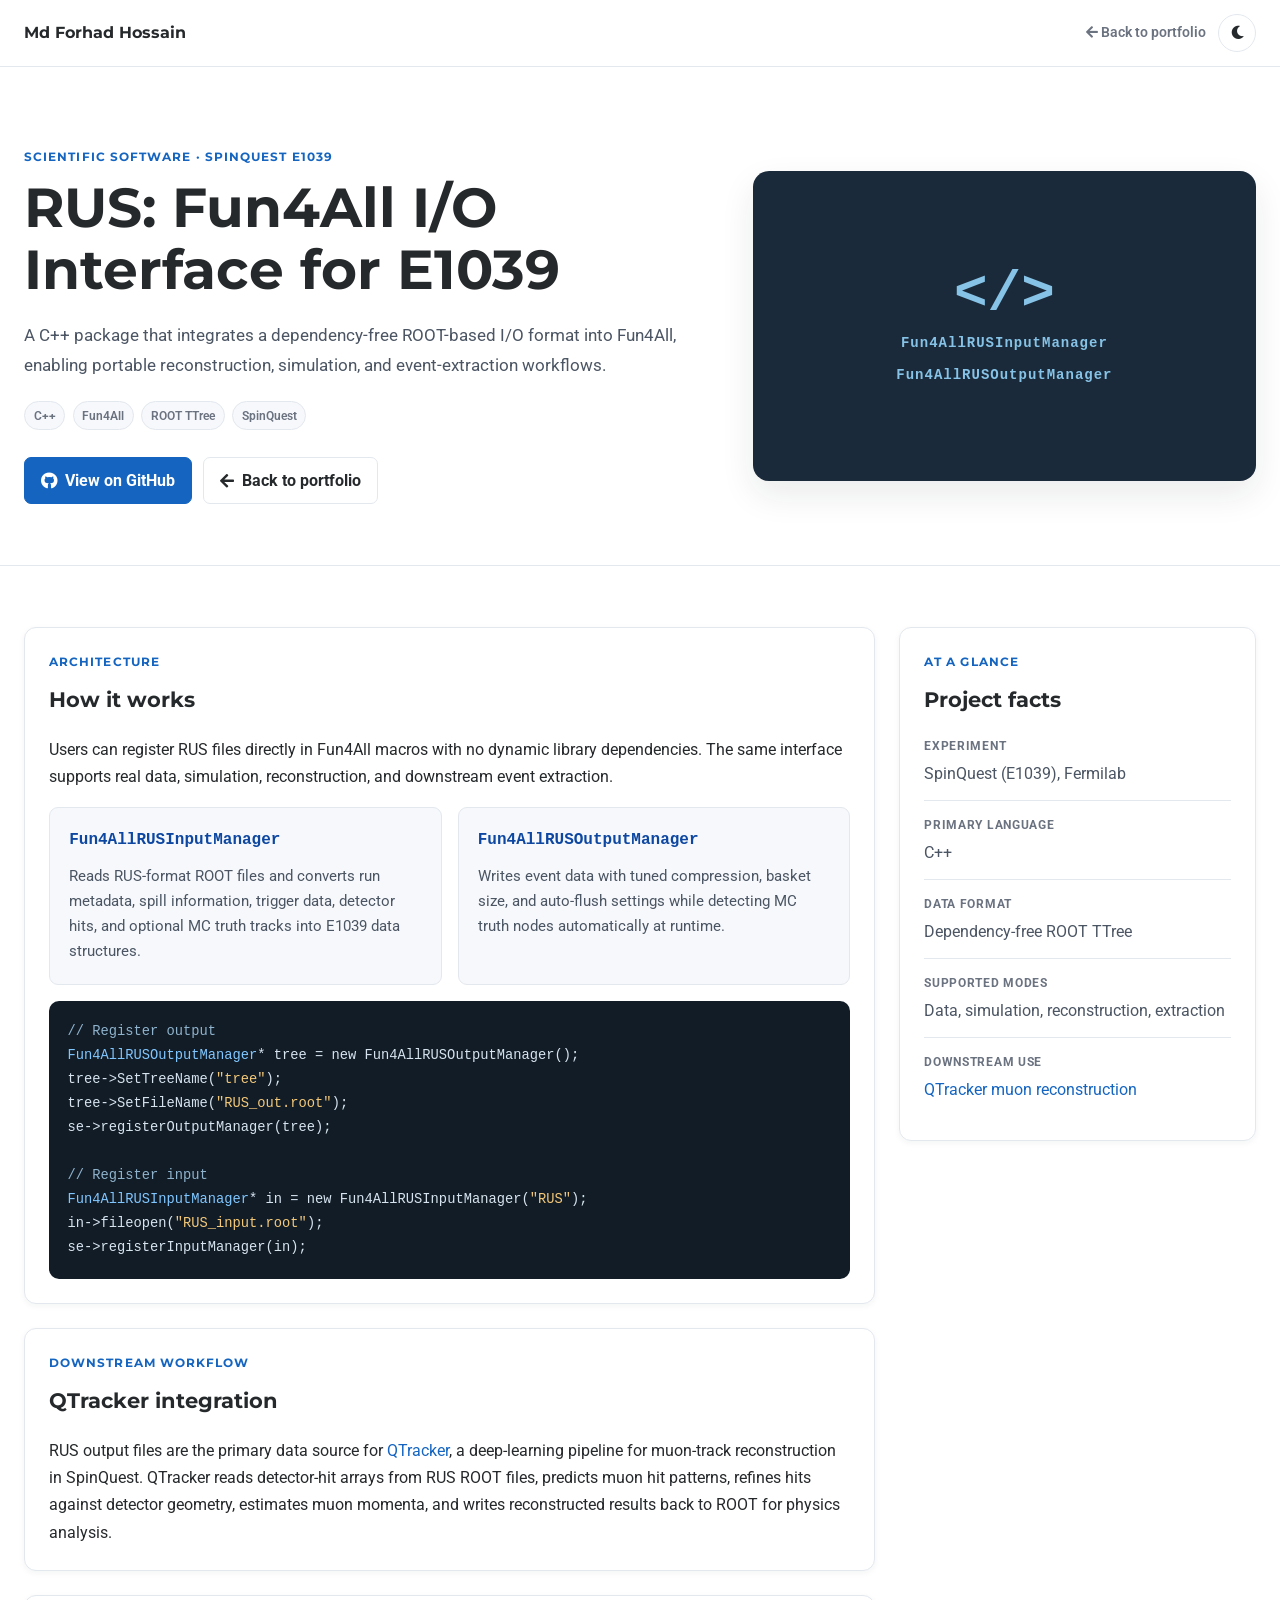
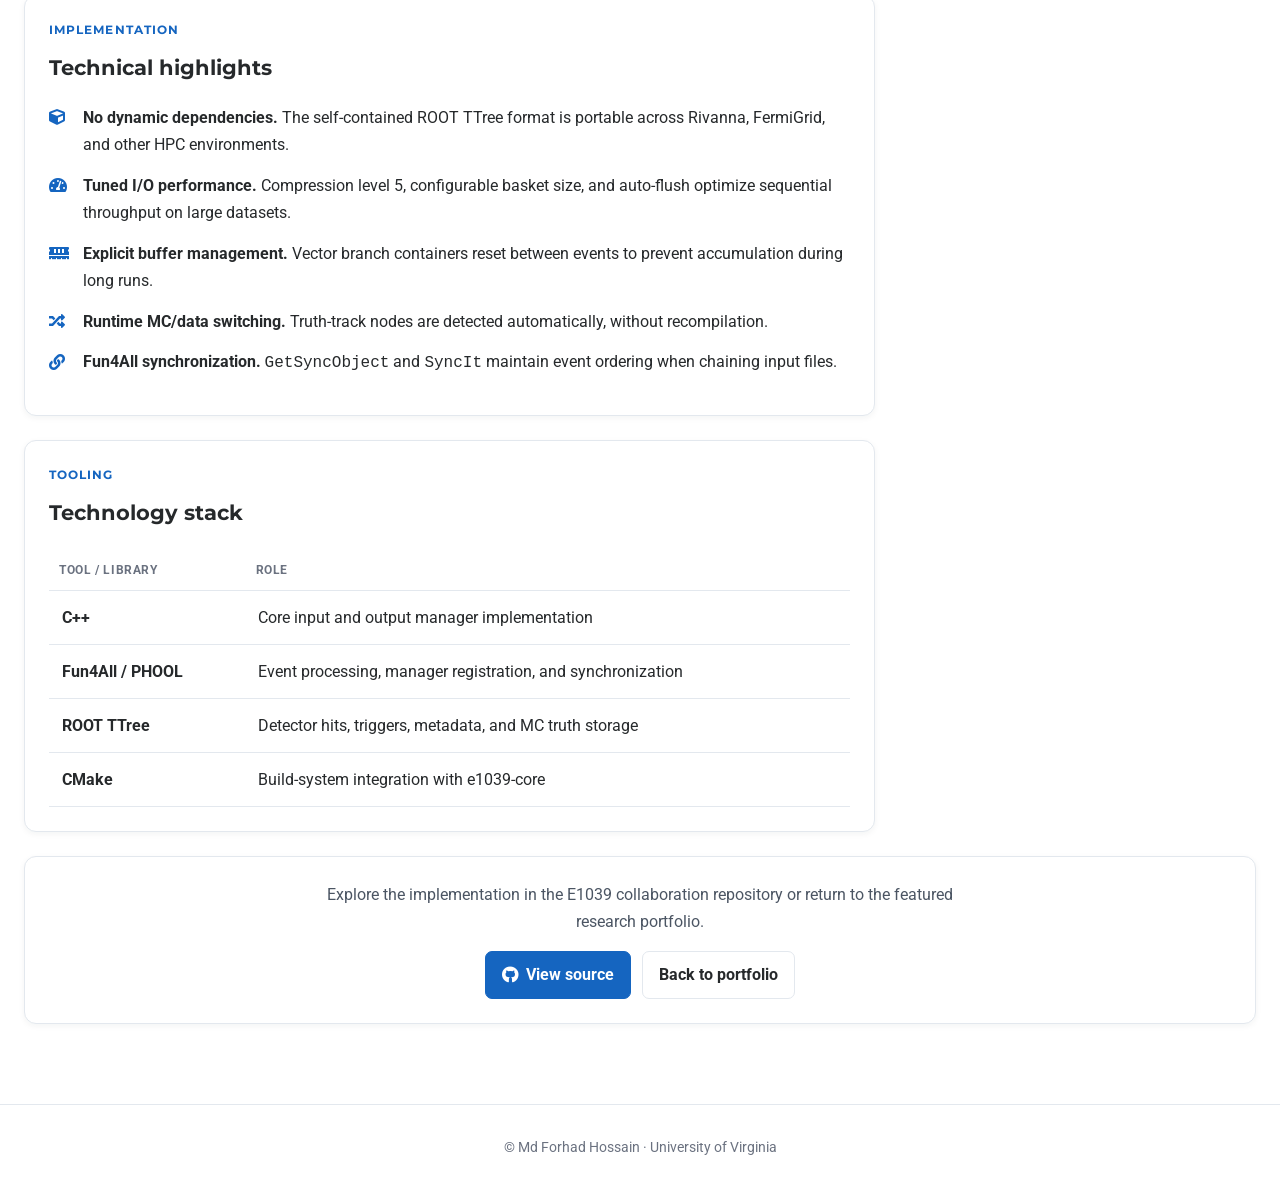
<file: rus.html>
<!DOCTYPE html>
<html lang="en">
<head>
	<meta charset="utf-8" />
	<meta name="viewport" content="width=device-width, initial-scale=1" />
	<title>RUS Fun4All I/O Interface | Md Forhad Hossain</title>
	<meta name="description" content="RUS, a dependency-free ROOT-based Fun4All input and output interface for SpinQuest E1039." />
	<meta name="theme-color" content="#ffffff" />
	<link rel="stylesheet" href="assets/css/fontawesome-all.min.css" />
	<link rel="preconnect" href="https://fonts.gstatic.com" crossorigin />
	<link rel="stylesheet" href="https://fonts.googleapis.com/css2?family=Montserrat:wght@400;600;700&amp;family=Roboto:wght@400;500;700&amp;display=swap" />
	<script>
		(function () {
			try {
				var savedTheme = localStorage.getItem('portfolio-theme');
				if (savedTheme === 'dark') {
					document.documentElement.setAttribute('data-theme', 'dark');
				}
			} catch (error) {}
		})();
	</script>
	<style>
		:root {
			--accent: #1565c0;
			--accent-strong: #0d47a1;
			--accent-soft: #eaf3ff;
			--text: #26292b;
			--text-soft: #4b5563;
			--muted: #6b7280;
			--border: #e3e8ee;
			--bg: #ffffff;
			--surface: #ffffff;
			--surface-alt: #f6f8fb;
			--nav-bg: rgba(255, 255, 255, 0.96);
			--code-bg: #111c27;
			--code-text: #d7e4ef;
			--shadow: 0 14px 34px rgba(20, 30, 40, 0.09);
			--button-text: #ffffff;
			color-scheme: light;
		}
		html[data-theme="dark"] {
			--accent: #7db7ff;
			--accent-strong: #acd1ff;
			--accent-soft: #132b48;
			--text: #edf3fb;
			--text-soft: #c3cedb;
			--muted: #9eabb9;
			--border: #2b3745;
			--bg: #0c1219;
			--surface: #121b25;
			--surface-alt: #17222e;
			--nav-bg: rgba(12, 18, 25, 0.94);
			--code-bg: #08111a;
			--code-text: #dce9f4;
			--shadow: 0 16px 38px rgba(0, 0, 0, 0.28);
			--button-text: #07111c;
			color-scheme: dark;
		}
		* { box-sizing: border-box; }
		html { scroll-behavior: smooth; }
		body {
			margin: 0;
			font-family: 'Roboto', Helvetica, Arial, sans-serif;
			font-size: 16px;
			line-height: 1.7;
			color: var(--text);
			background: var(--bg);
		}
		h1, h2, h3, .brand { font-family: 'Montserrat', Helvetica, Arial, sans-serif; }
		a { color: var(--accent); text-decoration: none; }
		a:hover { text-decoration: underline; }
		.container { width: min(1290px, calc(100% - 3em)); margin: 0 auto; }
		#navbar {
			position: sticky;
			top: 0;
			z-index: 20;
			border-bottom: 1px solid var(--border);
			background: var(--nav-bg);
			backdrop-filter: blur(8px);
		}
		#navbar .container {
			display: flex;
			align-items: center;
			justify-content: space-between;
			gap: 1em;
			min-height: 66px;
		}
		.brand { color: var(--text); font-weight: 700; }
		.brand:hover { color: var(--accent); text-decoration: none; }
		.nav-actions { display: flex; align-items: center; gap: 0.75em; }
		.back-link { font-size: 0.85em; font-weight: 600; color: var(--muted); }
		.back-link:hover { color: var(--accent); text-decoration: none; }
		.theme-toggle {
			display: inline-flex;
			align-items: center;
			justify-content: center;
			width: 38px;
			height: 38px;
			padding: 0;
			border: 1px solid var(--border);
			border-radius: 50%;
			color: var(--text);
			background: var(--surface);
			cursor: pointer;
		}
		.theme-toggle:hover { color: var(--accent); border-color: var(--accent); }
		.hero { padding: 5em 0 3.8em; border-bottom: 1px solid var(--border); }
		.hero-grid {
			display: grid;
			grid-template-columns: minmax(0, 1.15fr) minmax(300px, 0.85fr);
			gap: 3em;
			align-items: center;
		}
		.eyebrow {
			margin: 0 0 0.8em;
			color: var(--accent);
			font-family: 'Montserrat', Helvetica, Arial, sans-serif;
			font-size: 0.75em;
			font-weight: 700;
			letter-spacing: 0.09em;
			text-transform: uppercase;
		}
		h1 { max-width: 760px; margin: 0; font-size: clamp(2.15em, 5vw, 3.45em); line-height: 1.12; }
		.lede { max-width: 720px; margin: 1.2em 0 0; color: var(--text-soft); font-size: 1.08em; }
		.tags { display: flex; flex-wrap: wrap; gap: 0.45em; margin: 1.3em 0 0; }
		.tag {
			padding: 0.22em 0.7em;
			border: 1px solid var(--border);
			border-radius: 999px;
			color: var(--muted);
			background: var(--surface-alt);
			font-size: 0.78em;
			font-weight: 600;
		}
		.actions { display: flex; flex-wrap: wrap; gap: 0.7em; margin: 1.7em 0 0; }
		.button {
			display: inline-flex;
			align-items: center;
			justify-content: center;
			gap: 0.5em;
			min-height: 44px;
			padding: 0.58em 1em;
			border: 1px solid var(--accent);
			border-radius: 7px;
			color: var(--button-text);
			background: var(--accent);
			font-weight: 700;
		}
		.button:hover { transform: translateY(-1px); box-shadow: var(--shadow); text-decoration: none; }
		.button.secondary { color: var(--text); border-color: var(--border); background: transparent; }
		.button.secondary:hover { color: var(--accent); border-color: var(--accent); }
		.rus-visual {
			display: flex;
			align-items: center;
			justify-content: center;
			min-height: 310px;
			padding: 2em;
			flex-direction: column;
			gap: 12px;
			border-radius: 16px;
			color: #86c3e7;
			background: #1a2a3a;
			box-shadow: var(--shadow);
			text-align: center;
		}
		.rus-code-icon { font: 700 56px/1 ui-monospace, SFMono-Regular, Menlo, Monaco, Consolas, monospace; }
		.rus-manager { font: 600 14px/1.4 ui-monospace, SFMono-Regular, Menlo, Monaco, Consolas, monospace; letter-spacing: 1px; }
		main { padding: 3.8em 0 5em; }
		.content-grid { display: grid; grid-template-columns: minmax(0, 1.55fr) minmax(260px, 0.65fr); gap: 1.5em; align-items: start; }
		.stack { display: grid; gap: 1.5em; }
		.panel {
			padding: 1.5em;
			border: 1px solid var(--border);
			border-radius: 12px;
			background: var(--surface);
			box-shadow: 0 2px 6px rgba(20, 30, 40, 0.05);
		}
		.panel h2 { margin: 0 0 0.9em; font-size: 1.3em; }
		.panel h3 { margin: 0; font-size: 1em; }
		.panel p:last-child, .panel ul:last-child { margin-bottom: 0; }
		.manager-grid { display: grid; grid-template-columns: 1fr 1fr; gap: 1em; }
		.manager-card { padding: 1.2em; border: 1px solid var(--border); border-radius: 9px; background: var(--surface-alt); }
		.manager-card code { display: block; margin-bottom: 0.65em; color: var(--accent-strong); font-weight: 700; overflow-wrap: anywhere; }
		.manager-card p { margin: 0; color: var(--text-soft); font-size: 0.92em; }
		.code-block {
			margin: 1.2em 0 0;
			padding: 1.35em;
			overflow-x: auto;
			border-radius: 10px;
			color: var(--code-text);
			background: var(--code-bg);
			font: 0.86em/1.75 ui-monospace, SFMono-Regular, Menlo, Monaco, Consolas, monospace;
		}
		.code-comment { color: #8fb3cc; }
		.code-type { color: #81c7ff; }
		.code-string { color: #f4c979; }
		.highlight-list { list-style: none; margin: 0; padding: 0; }
		.highlight-list li { display: grid; grid-template-columns: 1.4em 1fr; gap: 0.7em; margin-bottom: 0.85em; }
		.highlight-list i { color: var(--accent); margin-top: 0.35em; }
		.quick-facts { position: sticky; top: 90px; }
		.fact { padding: 0.85em 0; border-top: 1px solid var(--border); }
		.fact:first-of-type { padding-top: 0; border-top: 0; }
		.fact-label { display: block; color: var(--muted); font-size: 0.75em; font-weight: 700; letter-spacing: 0.06em; text-transform: uppercase; }
		.fact-value { display: block; margin-top: 0.2em; color: var(--text-soft); }
		.table-wrap { overflow-x: auto; }
		table { width: 100%; border-collapse: collapse; }
		th, td { padding: 0.8em; border-bottom: 1px solid var(--border); text-align: left; vertical-align: top; }
		th { color: var(--muted); font-size: 0.78em; letter-spacing: 0.05em; text-transform: uppercase; }
		.closing { margin-top: 1.5em; text-align: center; }
		.closing p { max-width: 680px; margin: 0 auto 1em; color: var(--text-soft); }
		footer { padding: 2.2em 0; border-top: 1px solid var(--border); color: var(--muted); text-align: center; font-size: 0.88em; }
		footer p { margin: 0; }
		@media (max-width: 820px) {
			.hero { padding-top: 3.2em; }
			.hero-grid, .content-grid { grid-template-columns: 1fr; }
			.rus-visual { min-height: 240px; }
			.quick-facts { position: static; }
		}
		@media (max-width: 580px) {
			.container { width: min(100% - 2em, 1290px); }
			#navbar .container { min-height: 60px; }
			.brand { font-size: 0.92em; }
			.back-link span { display: none; }
			.manager-grid { grid-template-columns: 1fr; }
			.rus-manager { font-size: 12px; letter-spacing: 0.6px; }
			.panel { padding: 1.2em; }
		}
		@media (prefers-reduced-motion: reduce) {
			html { scroll-behavior: auto; }
			* { transition-duration: 0.01ms !important; }
		}
	</style>
</head>
<body>
	<nav id="navbar">
		<div class="container">
			<a class="brand" href="index.html#about">Md Forhad Hossain</a>
			<div class="nav-actions">
				<a class="back-link" href="index.html#featured-research"><i class="fas fa-arrow-left" aria-hidden="true"></i> <span>Back to portfolio</span></a>
				<button class="theme-toggle" id="theme-toggle" type="button" aria-label="Switch to dark mode" aria-pressed="false"><i class="fas fa-moon" aria-hidden="true"></i></button>
			</div>
		</div>
	</nav>

	<header class="hero">
		<div class="container hero-grid">
			<div>
				<p class="eyebrow">Scientific software &middot; SpinQuest E1039</p>
				<h1>RUS: Fun4All I/O Interface for E1039</h1>
				<p class="lede">A C++ package that integrates a dependency-free ROOT-based I/O format into Fun4All, enabling portable reconstruction, simulation, and event-extraction workflows.</p>
				<div class="tags" aria-label="Technologies"><span class="tag">C++</span><span class="tag">Fun4All</span><span class="tag">ROOT TTree</span><span class="tag">SpinQuest</span></div>
				<div class="actions">
					<a class="button" href="https://github.com/E1039-Collaboration/e1039-core/tree/master/packages/RUS" target="_blank" rel="noopener noreferrer"><i class="fab fa-github" aria-hidden="true"></i> View on GitHub</a>
					<a class="button secondary" href="index.html#featured-research"><i class="fas fa-arrow-left" aria-hidden="true"></i> Back to portfolio</a>
				</div>
			</div>
			<div class="rus-visual" role="img" aria-label="Fun4All RUS input and output manager code graphic">
				<span class="rus-code-icon" aria-hidden="true">&lt;/&gt;</span>
				<span class="rus-manager">Fun4AllRUSInputManager</span>
				<span class="rus-manager">Fun4AllRUSOutputManager</span>
			</div>
		</div>
	</header>

	<main>
		<div class="container content-grid">
			<div class="stack">
				<section class="panel" id="how-it-works">
					<p class="eyebrow">Architecture</p>
					<h2>How it works</h2>
					<p>Users can register RUS files directly in Fun4All macros with no dynamic library dependencies. The same interface supports real data, simulation, reconstruction, and downstream event extraction.</p>
					<div class="manager-grid">
						<article class="manager-card">
							<code>Fun4AllRUSInputManager</code>
							<p>Reads RUS-format ROOT files and converts run metadata, spill information, trigger data, detector hits, and optional MC truth tracks into E1039 data structures.</p>
						</article>
						<article class="manager-card">
							<code>Fun4AllRUSOutputManager</code>
							<p>Writes event data with tuned compression, basket size, and auto-flush settings while detecting MC truth nodes automatically at runtime.</p>
						</article>
					</div>
					<pre class="code-block"><code><span class="code-comment">// Register output</span>
<span class="code-type">Fun4AllRUSOutputManager</span>* tree = new Fun4AllRUSOutputManager();
tree-&gt;SetTreeName(<span class="code-string">"tree"</span>);
tree-&gt;SetFileName(<span class="code-string">"RUS_out.root"</span>);
se-&gt;registerOutputManager(tree);

<span class="code-comment">// Register input</span>
<span class="code-type">Fun4AllRUSInputManager</span>* in = new Fun4AllRUSInputManager(<span class="code-string">"RUS"</span>);
in-&gt;fileopen(<span class="code-string">"RUS_input.root"</span>);
se-&gt;registerInputManager(in);</code></pre>
				</section>

				<section class="panel" id="qtracker">
					<p class="eyebrow">Downstream workflow</p>
					<h2>QTracker integration</h2>
					<p>RUS output files are the primary data source for <a href="https://github.com/uva-spin/Qtracker_basic" target="_blank" rel="noopener noreferrer">QTracker</a>, a deep-learning pipeline for muon-track reconstruction in SpinQuest. QTracker reads detector-hit arrays from RUS ROOT files, predicts muon hit patterns, refines hits against detector geometry, estimates muon momenta, and writes reconstructed results back to ROOT for physics analysis.</p>
				</section>

				<section class="panel" id="highlights">
					<p class="eyebrow">Implementation</p>
					<h2>Technical highlights</h2>
					<ul class="highlight-list">
						<li><i class="fas fa-cube" aria-hidden="true"></i><span><strong>No dynamic dependencies.</strong> The self-contained ROOT TTree format is portable across Rivanna, FermiGrid, and other HPC environments.</span></li>
						<li><i class="fas fa-tachometer-alt" aria-hidden="true"></i><span><strong>Tuned I/O performance.</strong> Compression level 5, configurable basket size, and auto-flush optimize sequential throughput on large datasets.</span></li>
						<li><i class="fas fa-memory" aria-hidden="true"></i><span><strong>Explicit buffer management.</strong> Vector branch containers reset between events to prevent accumulation during long runs.</span></li>
						<li><i class="fas fa-random" aria-hidden="true"></i><span><strong>Runtime MC/data switching.</strong> Truth-track nodes are detected automatically, without recompilation.</span></li>
						<li><i class="fas fa-link" aria-hidden="true"></i><span><strong>Fun4All synchronization.</strong> <code>GetSyncObject</code> and <code>SyncIt</code> maintain event ordering when chaining input files.</span></li>
					</ul>
				</section>

				<section class="panel" id="technology">
					<p class="eyebrow">Tooling</p>
					<h2>Technology stack</h2>
					<div class="table-wrap">
						<table>
							<thead><tr><th>Tool / library</th><th>Role</th></tr></thead>
							<tbody>
								<tr><td><strong>C++</strong></td><td>Core input and output manager implementation</td></tr>
								<tr><td><strong>Fun4All / PHOOL</strong></td><td>Event processing, manager registration, and synchronization</td></tr>
								<tr><td><strong>ROOT TTree</strong></td><td>Detector hits, triggers, metadata, and MC truth storage</td></tr>
								<tr><td><strong>CMake</strong></td><td>Build-system integration with e1039-core</td></tr>
							</tbody>
						</table>
					</div>
				</section>
			</div>

			<aside class="panel quick-facts" aria-label="Project facts">
				<p class="eyebrow">At a glance</p>
				<h2>Project facts</h2>
				<div class="fact"><span class="fact-label">Experiment</span><span class="fact-value">SpinQuest (E1039), Fermilab</span></div>
				<div class="fact"><span class="fact-label">Primary language</span><span class="fact-value">C++</span></div>
				<div class="fact"><span class="fact-label">Data format</span><span class="fact-value">Dependency-free ROOT TTree</span></div>
				<div class="fact"><span class="fact-label">Supported modes</span><span class="fact-value">Data, simulation, reconstruction, extraction</span></div>
				<div class="fact"><span class="fact-label">Downstream use</span><span class="fact-value"><a href="https://github.com/uva-spin/Qtracker_basic" target="_blank" rel="noopener noreferrer">QTracker muon reconstruction</a></span></div>
			</aside>
		</div>

		<div class="container panel closing">
			<p>Explore the implementation in the E1039 collaboration repository or return to the featured research portfolio.</p>
			<div class="actions" style="justify-content:center;margin-top:0;">
				<a class="button" href="https://github.com/E1039-Collaboration/e1039-core/tree/master/packages/RUS" target="_blank" rel="noopener noreferrer"><i class="fab fa-github" aria-hidden="true"></i> View source</a>
				<a class="button secondary" href="index.html#featured-research">Back to portfolio</a>
			</div>
		</div>
	</main>

	<footer><div class="container"><p>&copy; Md Forhad Hossain &middot; University of Virginia</p></div></footer>

	<script>
		(function () {
			var root = document.documentElement;
			var button = document.getElementById('theme-toggle');
			var meta = document.querySelector('meta[name="theme-color"]');
			function syncTheme() {
				var dark = root.getAttribute('data-theme') === 'dark';
				button.setAttribute('aria-pressed', String(dark));
				button.setAttribute('aria-label', dark ? 'Switch to light mode' : 'Switch to dark mode');
				button.innerHTML = '<i class="fas ' + (dark ? 'fa-sun' : 'fa-moon') + '" aria-hidden="true"></i>';
				if (meta) meta.setAttribute('content', dark ? '#0c1219' : '#ffffff');
			}
			syncTheme();
			button.addEventListener('click', function () {
				var dark = root.getAttribute('data-theme') !== 'dark';
				if (dark) root.setAttribute('data-theme', 'dark');
				else root.removeAttribute('data-theme');
				try { localStorage.setItem('portfolio-theme', dark ? 'dark' : 'light'); } catch (error) {}
				syncTheme();
			});
		})();
	</script>
</body>
</html>
</file>
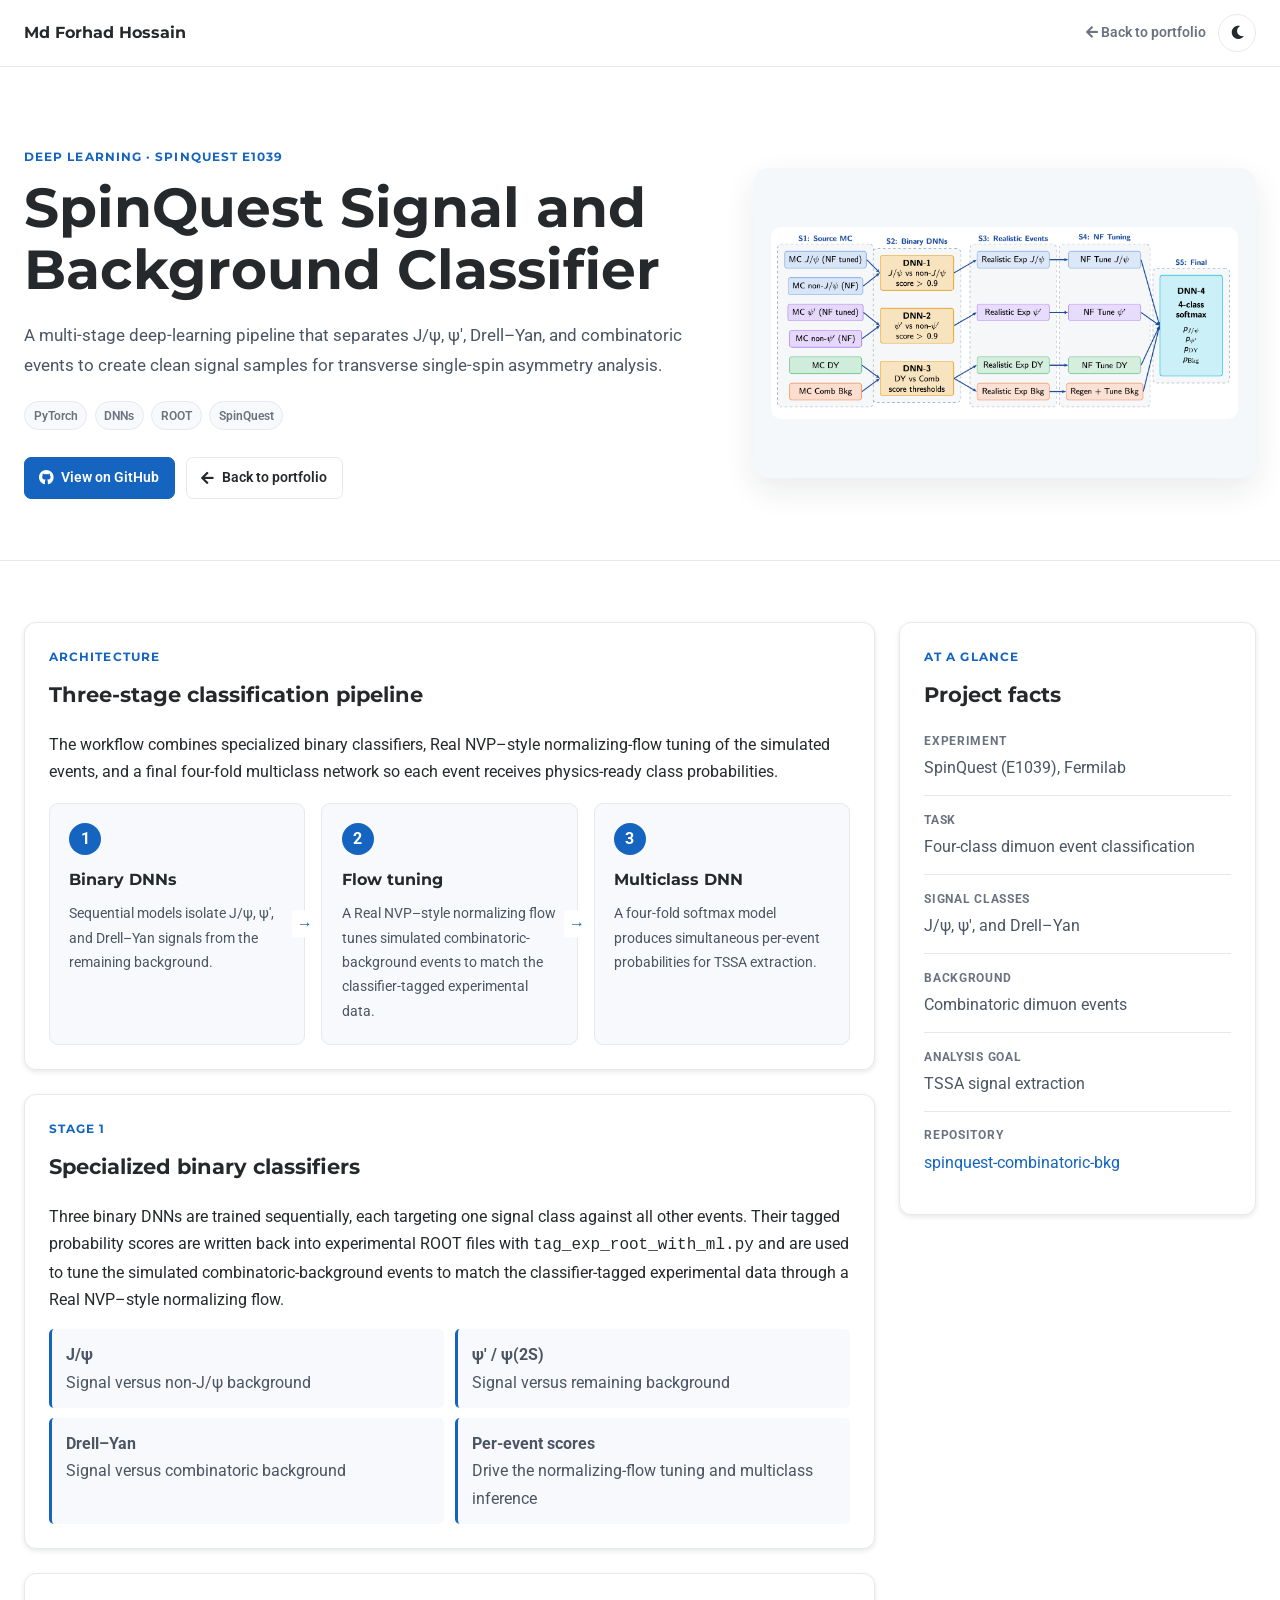
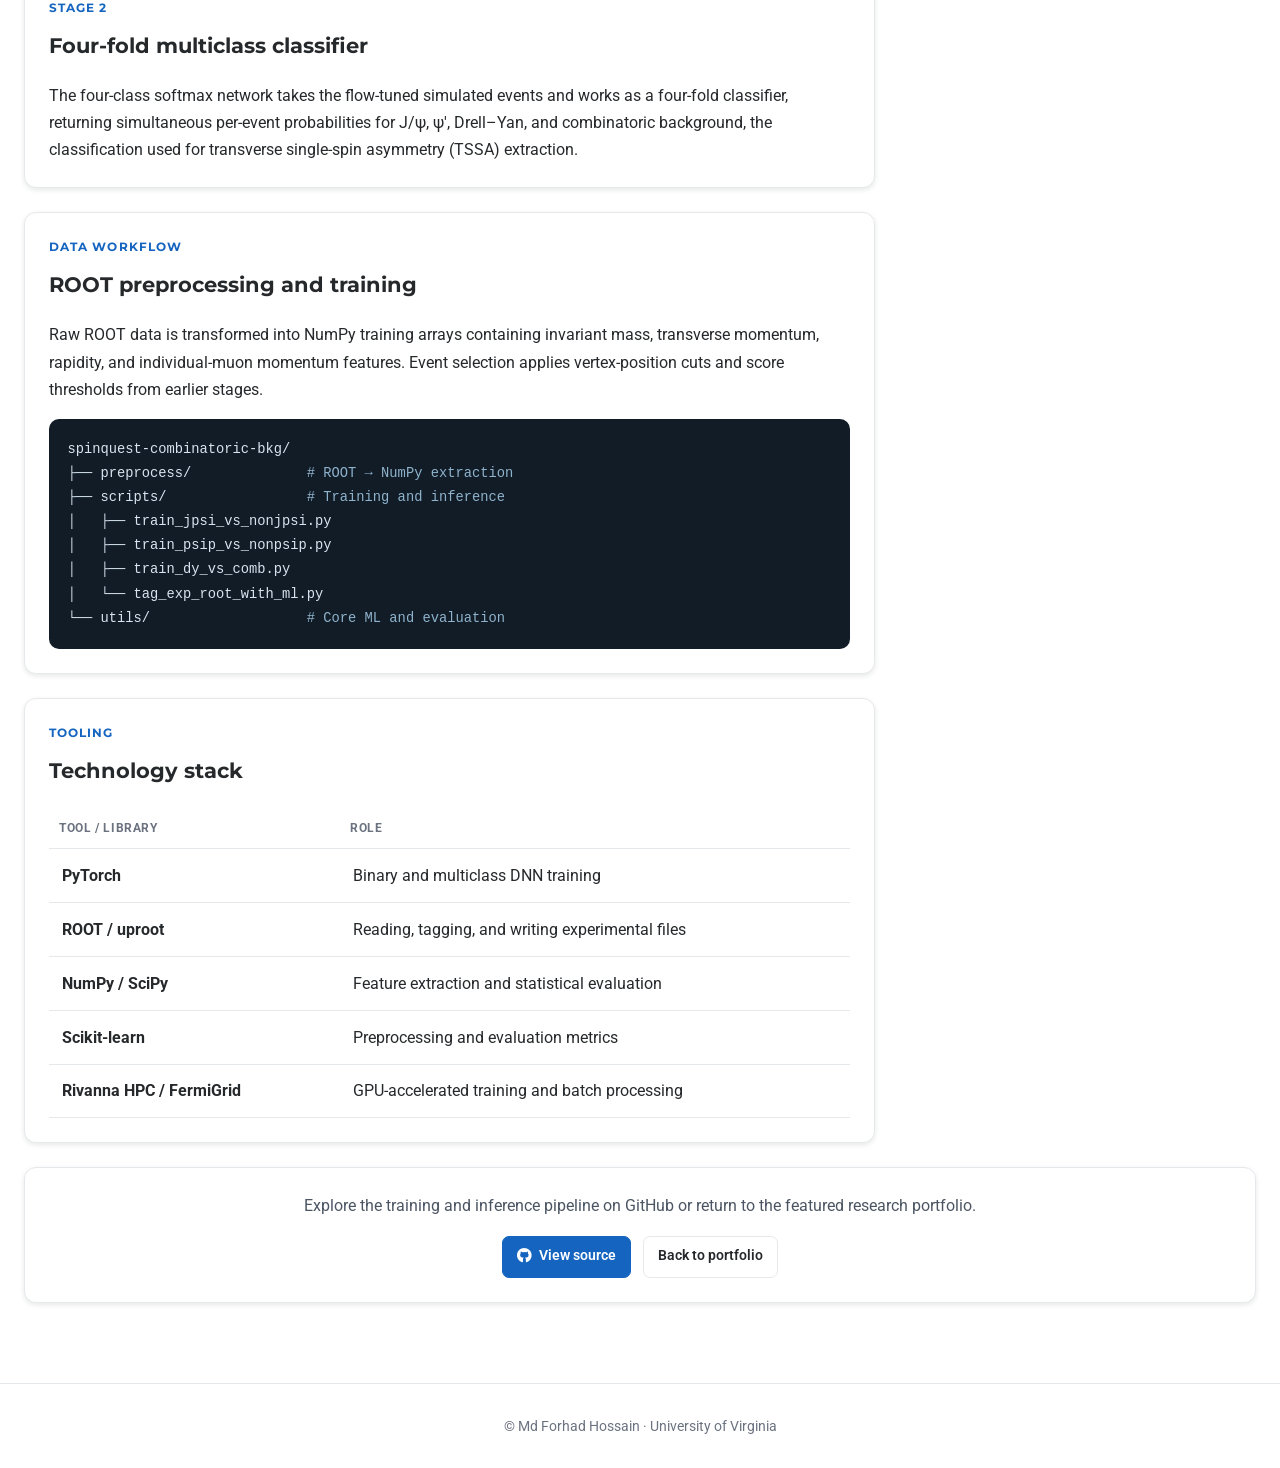
<file: spinquest_bkg.html>
<!DOCTYPE html>
<html lang="en">
<head>
	<meta charset="utf-8" />
	<meta name="viewport" content="width=device-width, initial-scale=1" />
	<title>SpinQuest Signal and Background Classifier | Md Forhad Hossain</title>
	<meta name="description" content="A multi-stage deep-learning pipeline for signal and background classification in the SpinQuest E1039 experiment." />
	<meta name="theme-color" content="#ffffff" />
	<link rel="stylesheet" href="assets/css/fontawesome-all.min.css" />
	<link rel="preconnect" href="https://fonts.gstatic.com" crossorigin />
	<link rel="stylesheet" href="https://fonts.googleapis.com/css2?family=Montserrat:wght@400;600;700&amp;family=Roboto:wght@400;500;700&amp;display=swap" />
	<script>
		(function () {
			try {
				var savedTheme = localStorage.getItem('portfolio-theme');
				if (savedTheme === 'dark') {
					document.documentElement.setAttribute('data-theme', 'dark');
				}
			} catch (error) {}
		})();
	</script>
	<style>
		:root {
			--accent: #1565c0;
			--accent-strong: #0d47a1;
			--accent-soft: #eaf3ff;
			--text: #26292b;
			--text-soft: #4b5563;
			--muted: #6b7280;
			--border: #e6e9ec;
			--bg: #ffffff;
			--surface: #ffffff;
			--surface-alt: #f7f9fc;
			--nav-bg: rgba(255, 255, 255, 0.96);
			--code-bg: #111c27;
			--code-text: #d7e4ef;
			--shadow: 0 12px 32px rgba(20, 30, 40, 0.09);
			--shadow-small: 0 2px 5px rgba(20, 30, 40, 0.1);
			--button-text: #ffffff;
			color-scheme: light;
		}
		html[data-theme="dark"] {
			--accent: #7db7ff;
			--accent-strong: #acd1ff;
			--accent-soft: #132b48;
			--text: #edf3fb;
			--text-soft: #c3cedb;
			--muted: #9eabb9;
			--border: #2b3745;
			--bg: #0c1219;
			--surface: #121b25;
			--surface-alt: #17222e;
			--nav-bg: rgba(12, 18, 25, 0.94);
			--code-bg: #08111a;
			--code-text: #dce9f4;
			--shadow: 0 12px 34px rgba(0, 0, 0, 0.28);
			--shadow-small: 0 2px 7px rgba(0, 0, 0, 0.26);
			--button-text: #07111c;
			color-scheme: dark;
		}
		* { box-sizing: border-box; }
		html { scroll-behavior: smooth; }
		body {
			margin: 0;
			font-family: 'Roboto', Helvetica, Arial, sans-serif;
			font-size: 16px;
			line-height: 1.7;
			color: var(--text);
			background: var(--bg);
		}
		h1, h2, h3, .brand { font-family: 'Montserrat', Helvetica, Arial, sans-serif; }
		a { color: var(--accent); text-decoration: none; }
		a:hover { text-decoration: underline; }
		.container { width: min(1290px, calc(100% - 3em)); margin: 0 auto; }
		#navbar {
			position: sticky;
			top: 0;
			z-index: 20;
			border-bottom: 1px solid var(--border);
			background: var(--nav-bg);
			backdrop-filter: blur(8px);
		}
		#navbar .container {
			display: flex;
			align-items: center;
			justify-content: space-between;
			gap: 1em;
			min-height: 66px;
		}
		.brand { color: var(--text); font-weight: 700; }
		.brand:hover { color: var(--accent); text-decoration: none; }
		.nav-actions { display: flex; align-items: center; gap: 0.75em; }
		.back-link { font-size: 0.85em; font-weight: 600; color: var(--muted); }
		.back-link:hover { color: var(--accent); text-decoration: none; }
		.theme-toggle {
			display: inline-flex;
			align-items: center;
			justify-content: center;
			width: 38px;
			height: 38px;
			padding: 0;
			border: 1px solid var(--border);
			border-radius: 50%;
			color: var(--text);
			background: var(--surface);
			cursor: pointer;
		}
		.theme-toggle:hover { color: var(--accent); border-color: var(--accent); }
		.hero { padding: 5em 0 3.8em; border-bottom: 1px solid var(--border); }
		.hero-grid {
			display: grid;
			grid-template-columns: minmax(0, 1.15fr) minmax(300px, 0.85fr);
			gap: 3em;
			align-items: center;
		}
		.eyebrow {
			margin: 0 0 0.8em;
			color: var(--accent);
			font-family: 'Montserrat', Helvetica, Arial, sans-serif;
			font-size: 0.75em;
			font-weight: 700;
			letter-spacing: 0.09em;
			text-transform: uppercase;
		}
		h1 { max-width: 760px; margin: 0; font-size: clamp(2.15em, 5vw, 3.45em); line-height: 1.12; }
		.lede { max-width: 720px; margin: 1.2em 0 0; color: var(--text-soft); font-size: 1.08em; }
		.tags { display: flex; flex-wrap: wrap; gap: 0.45em; margin: 1.3em 0 0; }
		.tag {
			padding: 0.22em 0.7em;
			border: 1px solid var(--border);
			border-radius: 999px;
			color: var(--muted);
			background: var(--surface-alt);
			font-size: 0.78em;
			font-weight: 600;
		}
		.actions { display: flex; flex-wrap: wrap; gap: 0.7em; margin: 1.7em 0 0; }
		.button {
			display: inline-flex;
			align-items: center;
			justify-content: center;
			gap: 0.55em;
			min-height: 42px;
			padding: 0.55em 1em;
			border: 1px solid var(--accent);
			border-radius: 7px;
			color: var(--button-text);
			background: var(--accent);
			font: inherit;
			font-size: 0.9em;
			font-weight: 600;
			cursor: pointer;
			transition: transform 160ms ease, box-shadow 160ms ease, background 160ms ease;
		}
		.button:hover { transform: translateY(-1px); box-shadow: var(--shadow-small); text-decoration: none; }
		.button.secondary { color: var(--text); border-color: var(--border); background: transparent; }
		.button.secondary:hover { color: var(--accent); border-color: var(--accent); }
		.project-visual {
			display: flex;
			align-items: center;
			justify-content: center;
			min-height: 310px;
			padding: 1.15em;
			border-radius: 16px;
			background: #f5f8fb;
			box-shadow: var(--shadow);
			overflow: hidden;
		}
		.project-visual img { display: block; width: 100%; height: auto; border-radius: 10px; }
		main { padding: 3.8em 0 5em; }
		.content-grid { display: grid; grid-template-columns: minmax(0, 1.55fr) minmax(260px, 0.65fr); gap: 1.5em; align-items: start; }
		.stack { display: grid; gap: 1.5em; }
		.panel {
			padding: 1.5em;
			border: 1px solid var(--border);
			border-radius: 12px;
			background: var(--surface);
			box-shadow: var(--shadow-small);
		}
		.panel h2 { margin: 0 0 0.9em; font-size: 1.3em; }
		.panel h3 { margin: 0; font-size: 1em; }
		.panel p:last-child, .panel ul:last-child { margin-bottom: 0; }
		.manager-grid { display: grid; grid-template-columns: 1fr 1fr; gap: 1em; }
		.manager-card { padding: 1.2em; border: 1px solid var(--border); border-radius: 9px; background: var(--surface-alt); }
		.manager-card code { display: block; margin-bottom: 0.65em; color: var(--accent-strong); font-weight: 700; overflow-wrap: anywhere; }
		.manager-card p { margin: 0; color: var(--text-soft); font-size: 0.92em; }
		.pipeline-grid { display: grid; grid-template-columns: repeat(3, 1fr); gap: 1em; margin-top: 1.1em; }
		.pipeline-card { position: relative; padding: 1.2em; border: 1px solid var(--border); border-radius: 9px; background: var(--surface-alt); }
		.pipeline-card::after { content: '\2192'; position: absolute; top: 50%; right: -0.82em; z-index: 2; width: 1.6em; color: var(--accent); background: var(--surface); text-align: center; transform: translateY(-50%); }
		.pipeline-card:last-child::after { display: none; }
		.pipeline-number { display: inline-flex; align-items: center; justify-content: center; width: 2em; height: 2em; margin-bottom: 0.7em; border-radius: 50%; color: var(--button-text); background: var(--accent); font-weight: 700; }
		.pipeline-card h3 { margin-bottom: 0.55em; }
		.pipeline-card p { margin: 0; color: var(--text-soft); font-size: 0.9em; }
		.class-list { display: grid; grid-template-columns: repeat(2, minmax(0, 1fr)); gap: 0.65em; margin-top: 1em; }
		.class-chip { padding: 0.75em 0.9em; border-left: 3px solid var(--accent); border-radius: 5px; color: var(--text-soft); background: var(--surface-alt); }
		.code-block {
			margin: 1.2em 0 0;
			padding: 1.35em;
			overflow-x: auto;
			border-radius: 10px;
			color: var(--code-text);
			background: var(--code-bg);
			font: 0.86em/1.75 ui-monospace, SFMono-Regular, Menlo, Monaco, Consolas, monospace;
		}
		.code-comment { color: #8fb3cc; }
		.code-type { color: #81c7ff; }
		.code-string { color: #f4c979; }
		.highlight-list { list-style: none; margin: 0; padding: 0; }
		.highlight-list li { display: grid; grid-template-columns: 1.4em 1fr; gap: 0.7em; margin-bottom: 0.85em; }
		.highlight-list i { color: var(--accent); margin-top: 0.35em; }
		.quick-facts { position: sticky; top: 90px; }
		.fact { padding: 0.85em 0; border-top: 1px solid var(--border); }
		.fact:first-of-type { padding-top: 0; border-top: 0; }
		.fact-label { display: block; color: var(--muted); font-size: 0.75em; font-weight: 700; letter-spacing: 0.06em; text-transform: uppercase; }
		.fact-value { display: block; margin-top: 0.2em; color: var(--text-soft); }
		.table-wrap { overflow-x: auto; }
		table { width: 100%; border-collapse: collapse; }
		th, td { padding: 0.8em; border-bottom: 1px solid var(--border); text-align: left; vertical-align: top; }
		th { color: var(--muted); font-size: 0.78em; letter-spacing: 0.05em; text-transform: uppercase; }
		.closing { margin-top: 1.5em; text-align: center; }
		.closing p { max-width: 680px; margin: 0 auto 1em; color: var(--text-soft); }
		footer { padding: 2.2em 0; border-top: 1px solid var(--border); color: var(--muted); text-align: center; font-size: 0.88em; }
		footer p { margin: 0; }
		@media (max-width: 820px) {
			.hero { padding-top: 3.2em; }
			.hero-grid, .content-grid { grid-template-columns: 1fr; }
			.project-visual { min-height: 240px; }
			.quick-facts { position: static; }
			.pipeline-grid { grid-template-columns: 1fr; }
			.pipeline-card::after { content: '\2193'; top: auto; right: 50%; bottom: -1.05em; transform: translateX(50%); }
		}
		@media (max-width: 580px) {
			.container { width: min(100% - 2em, 1290px); }
			#navbar .container { min-height: 60px; }
			.brand { font-size: 0.92em; }
			.back-link span { display: none; }
			.manager-grid { grid-template-columns: 1fr; }
			.class-list { grid-template-columns: 1fr; }
			.panel { padding: 1.2em; }
		}
		@media (prefers-reduced-motion: reduce) {
			html { scroll-behavior: auto; }
			* { transition-duration: 0.01ms !important; }
		}
	</style>
</head>
<body>
	<nav id="navbar">
		<div class="container">
			<a class="brand" href="index.html#about">Md Forhad Hossain</a>
			<div class="nav-actions">
				<a class="back-link" href="index.html#featured-research"><i class="fas fa-arrow-left" aria-hidden="true"></i> <span>Back to portfolio</span></a>
				<button class="theme-toggle" id="theme-toggle" type="button" aria-label="Switch to dark mode" aria-pressed="false"><i class="fas fa-moon" aria-hidden="true"></i></button>
			</div>
		</div>
	</nav>

	<header class="hero">
		<div class="container hero-grid">
			<div>
				<p class="eyebrow">Deep learning &middot; SpinQuest E1039</p>
				<h1>SpinQuest Signal and Background Classifier</h1>
				<p class="lede">A multi-stage deep-learning pipeline that separates J/&psi;, &psi;&prime;, Drell&ndash;Yan, and combinatoric events to create clean signal samples for transverse single-spin asymmetry analysis.</p>
				<div class="tags" aria-label="Technologies"><span class="tag">PyTorch</span><span class="tag">DNNs</span><span class="tag">ROOT</span><span class="tag">SpinQuest</span></div>
				<div class="actions">
					<a class="button" href="https://github.com/forhad-h2030/spinquest-combinatoric-bkg" target="_blank" rel="noopener noreferrer"><i class="fab fa-github" aria-hidden="true"></i> View on GitHub</a>
					<a class="button secondary" href="index.html#featured-research"><i class="fas fa-arrow-left" aria-hidden="true"></i> Back to portfolio</a>
				</div>
			</div>
			<div class="project-visual">
				<img src="images/spinquest_bkg.jpg" alt="SpinQuest signal and background classification pipeline" />
			</div>
		</div>
	</header>

	<main>
		<div class="container content-grid">
			<div class="stack">
				<section class="panel" id="pipeline">
					<p class="eyebrow">Architecture</p>
					<h2>Three-stage classification pipeline</h2>
					<p>The workflow combines specialized binary classifiers, Real NVP&ndash;style normalizing-flow tuning of the simulated events, and a final four-fold multiclass network so each event receives physics-ready class probabilities.</p>
					<div class="pipeline-grid">
						<article class="pipeline-card"><span class="pipeline-number">1</span><h3>Binary DNNs</h3><p>Sequential models isolate J/&psi;, &psi;&prime;, and Drell&ndash;Yan signals from the remaining background.</p></article>
						<article class="pipeline-card"><span class="pipeline-number">2</span><h3>Flow tuning</h3><p>A Real NVP&ndash;style normalizing flow tunes simulated combinatoric-background events to match the classifier-tagged experimental data.</p></article>
						<article class="pipeline-card"><span class="pipeline-number">3</span><h3>Multiclass DNN</h3><p>A four-fold softmax model produces simultaneous per-event probabilities for TSSA extraction.</p></article>
					</div>
				</section>

				<section class="panel" id="binary-classifiers">
					<p class="eyebrow">Stage 1</p>
					<h2>Specialized binary classifiers</h2>
					<p>Three binary DNNs are trained sequentially, each targeting one signal class against all other events. Their tagged probability scores are written back into experimental ROOT files with <code>tag_exp_root_with_ml.py</code> and are used to tune the simulated combinatoric-background events to match the classifier-tagged experimental data through a Real NVP&ndash;style normalizing flow.</p>
					<div class="class-list">
						<div class="class-chip"><strong>J/&psi;</strong><br />Signal versus non-J/&psi; background</div>
						<div class="class-chip"><strong>&psi;&prime; / &psi;(2S)</strong><br />Signal versus remaining background</div>
						<div class="class-chip"><strong>Drell&ndash;Yan</strong><br />Signal versus combinatoric background</div>
						<div class="class-chip"><strong>Per-event scores</strong><br />Drive the normalizing-flow tuning and multiclass inference</div>
					</div>
				</section>

				<section class="panel" id="multiclass">
					<p class="eyebrow">Stage 2</p>
					<h2>Four-fold multiclass classifier</h2>
					<p>The four-class softmax network takes the flow-tuned simulated events and works as a four-fold classifier, returning simultaneous per-event probabilities for J/&psi;, &psi;&prime;, Drell&ndash;Yan, and combinatoric background, the classification used for transverse single-spin asymmetry (TSSA) extraction.</p>
				</section>

				<section class="panel" id="preprocessing">
					<p class="eyebrow">Data workflow</p>
					<h2>ROOT preprocessing and training</h2>
					<p>Raw ROOT data is transformed into NumPy training arrays containing invariant mass, transverse momentum, rapidity, and individual-muon momentum features. Event selection applies vertex-position cuts and score thresholds from earlier stages.</p>
					<pre class="code-block"><code>spinquest-combinatoric-bkg/
├── preprocess/              <span class="code-comment"># ROOT → NumPy extraction</span>
├── scripts/                 <span class="code-comment"># Training and inference</span>
│   ├── train_jpsi_vs_nonjpsi.py
│   ├── train_psip_vs_nonpsip.py
│   ├── train_dy_vs_comb.py
│   └── tag_exp_root_with_ml.py
└── utils/                   <span class="code-comment"># Core ML and evaluation</span></code></pre>
				</section>

				<section class="panel" id="technology">
					<p class="eyebrow">Tooling</p>
					<h2>Technology stack</h2>
					<div class="table-wrap"><table><thead><tr><th>Tool / library</th><th>Role</th></tr></thead><tbody>
						<tr><td><strong>PyTorch</strong></td><td>Binary and multiclass DNN training</td></tr>
						<tr><td><strong>ROOT / uproot</strong></td><td>Reading, tagging, and writing experimental files</td></tr>
						<tr><td><strong>NumPy / SciPy</strong></td><td>Feature extraction and statistical evaluation</td></tr>
						<tr><td><strong>Scikit-learn</strong></td><td>Preprocessing and evaluation metrics</td></tr>
						<tr><td><strong>Rivanna HPC / FermiGrid</strong></td><td>GPU-accelerated training and batch processing</td></tr>
					</tbody></table></div>
				</section>
			</div>

			<aside class="panel quick-facts" aria-label="Project facts">
				<p class="eyebrow">At a glance</p>
				<h2>Project facts</h2>
				<div class="fact"><span class="fact-label">Experiment</span><span class="fact-value">SpinQuest (E1039), Fermilab</span></div>
				<div class="fact"><span class="fact-label">Task</span><span class="fact-value">Four-class dimuon event classification</span></div>
				<div class="fact"><span class="fact-label">Signal classes</span><span class="fact-value">J/&psi;, &psi;&prime;, and Drell&ndash;Yan</span></div>
				<div class="fact"><span class="fact-label">Background</span><span class="fact-value">Combinatoric dimuon events</span></div>
				<div class="fact"><span class="fact-label">Analysis goal</span><span class="fact-value">TSSA signal extraction</span></div>
				<div class="fact"><span class="fact-label">Repository</span><span class="fact-value"><a href="https://github.com/forhad-h2030/spinquest-combinatoric-bkg" target="_blank" rel="noopener noreferrer">spinquest-combinatoric-bkg</a></span></div>
			</aside>
		</div>

		<div class="container panel closing">
			<p>Explore the training and inference pipeline on GitHub or return to the featured research portfolio.</p>
			<div class="actions" style="justify-content:center;margin-top:0;">
				<a class="button" href="https://github.com/forhad-h2030/spinquest-combinatoric-bkg" target="_blank" rel="noopener noreferrer"><i class="fab fa-github" aria-hidden="true"></i> View source</a>
				<a class="button secondary" href="index.html#featured-research">Back to portfolio</a>
			</div>
		</div>
	</main>

	<footer><div class="container"><p>&copy; Md Forhad Hossain &middot; University of Virginia</p></div></footer>

	<script>
		(function () {
			var root = document.documentElement;
			var button = document.getElementById('theme-toggle');
			var meta = document.querySelector('meta[name="theme-color"]');
			function syncTheme() {
				var dark = root.getAttribute('data-theme') === 'dark';
				button.setAttribute('aria-pressed', String(dark));
				button.setAttribute('aria-label', dark ? 'Switch to light mode' : 'Switch to dark mode');
				button.innerHTML = '<i class="fas ' + (dark ? 'fa-sun' : 'fa-moon') + '" aria-hidden="true"></i>';
				if (meta) meta.setAttribute('content', dark ? '#0c1219' : '#ffffff');
			}
			syncTheme();
			button.addEventListener('click', function () {
				var dark = root.getAttribute('data-theme') !== 'dark';
				if (dark) root.setAttribute('data-theme', 'dark');
				else root.removeAttribute('data-theme');
				try { localStorage.setItem('portfolio-theme', dark ? 'dark' : 'light'); } catch (error) {}
				syncTheme();
			});
		})();
	</script>
</body>
</html>
</file>
